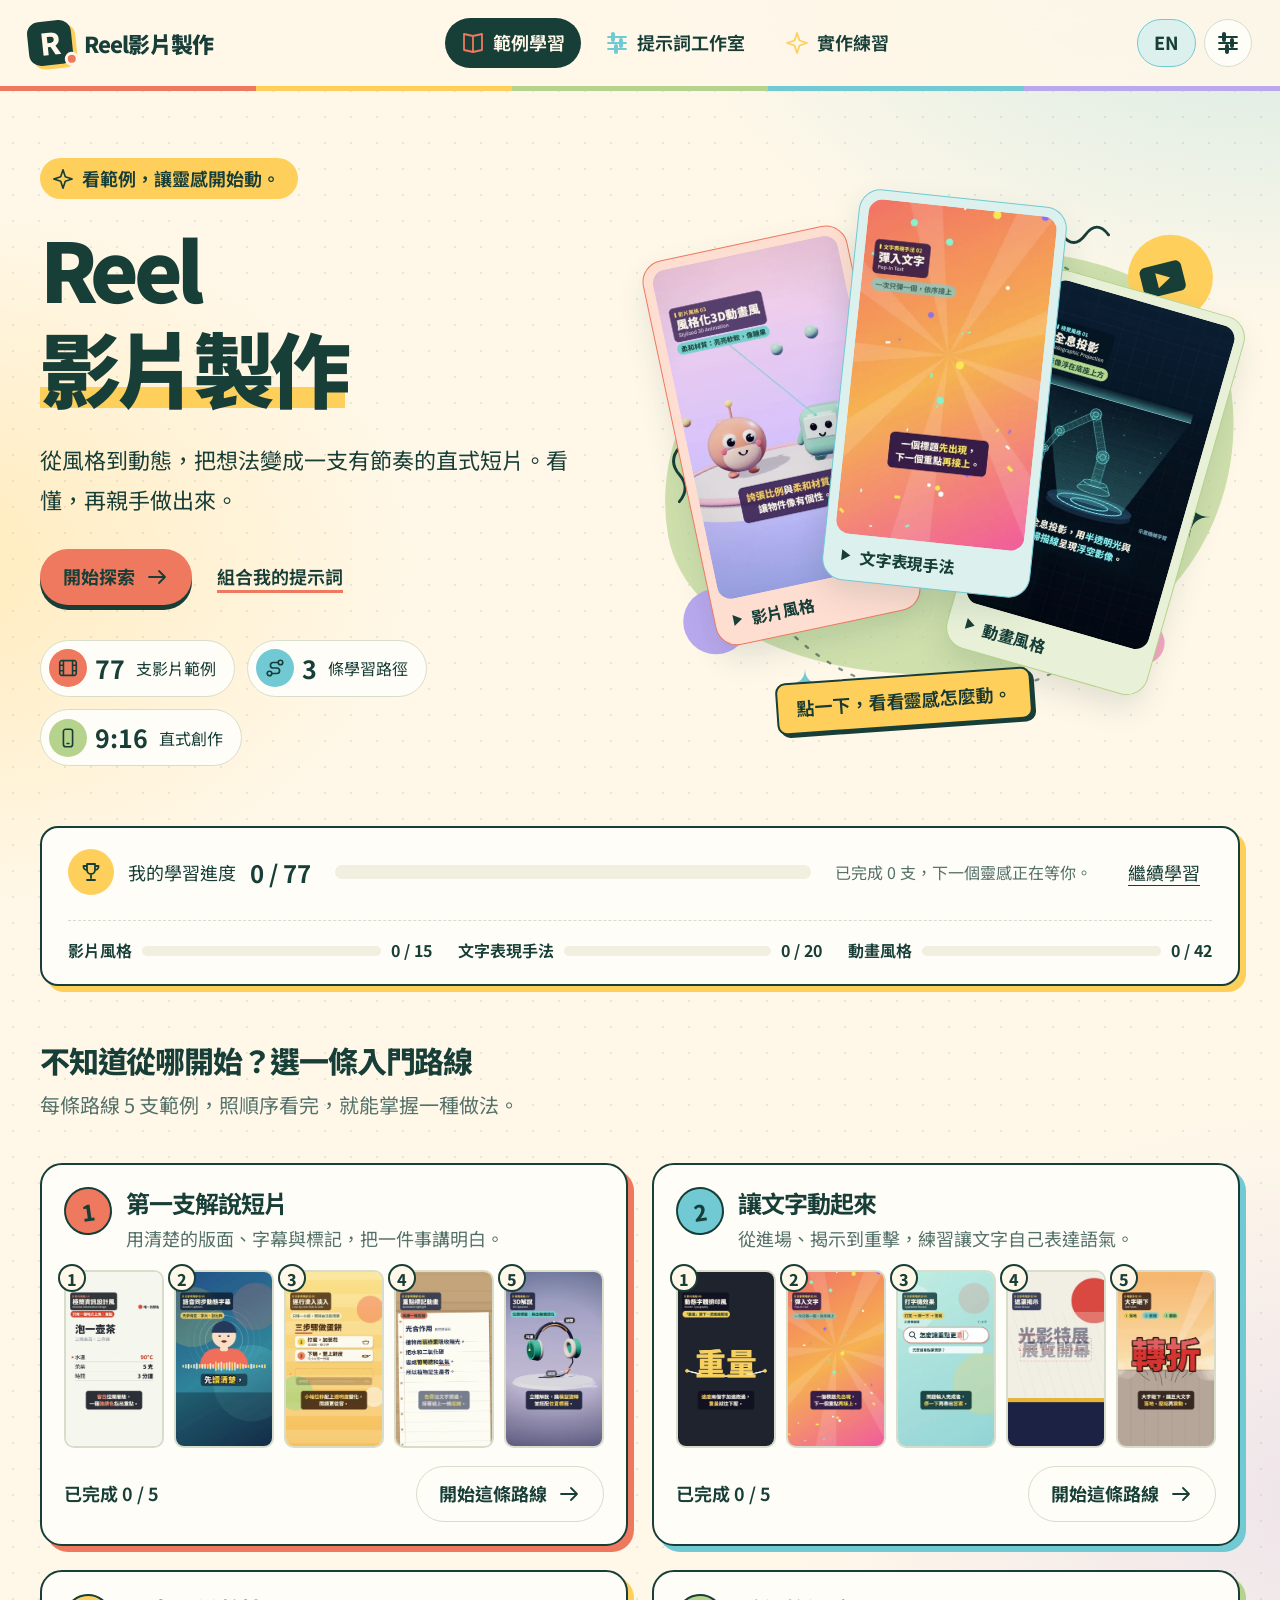
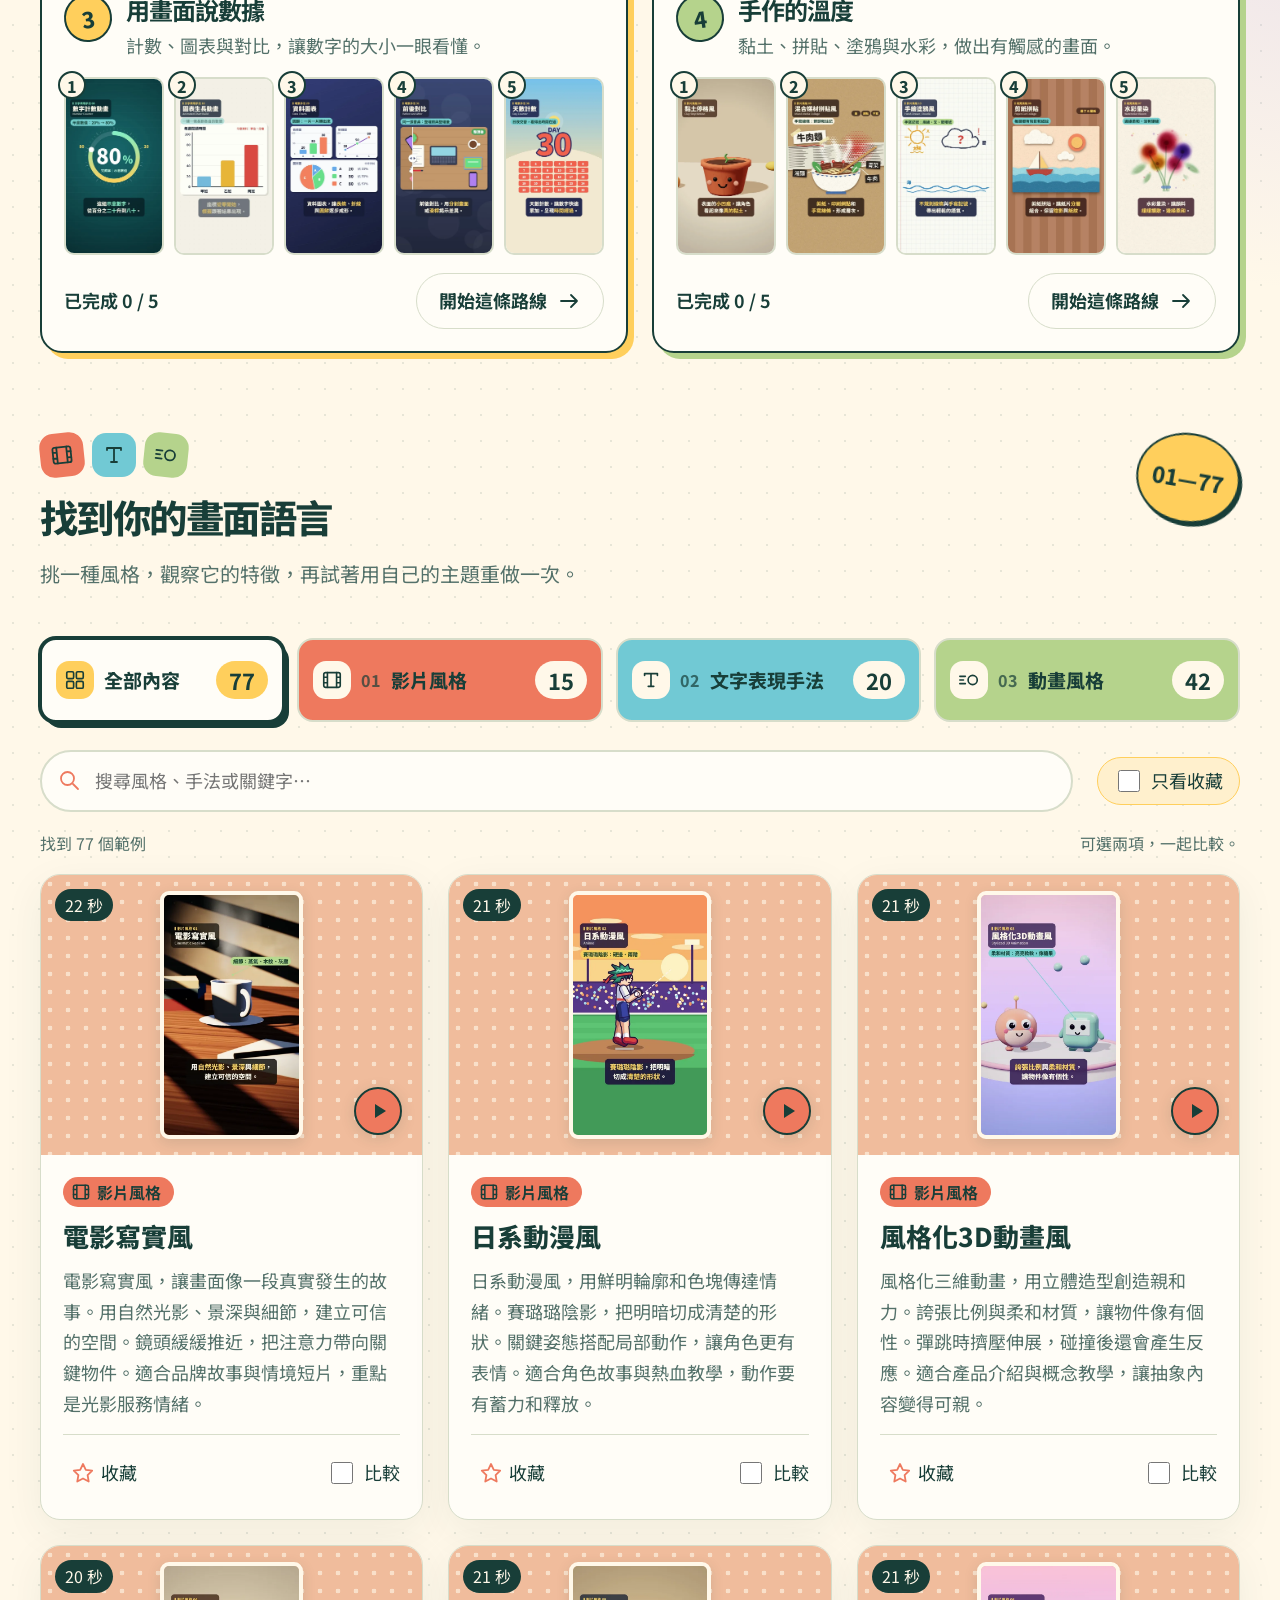
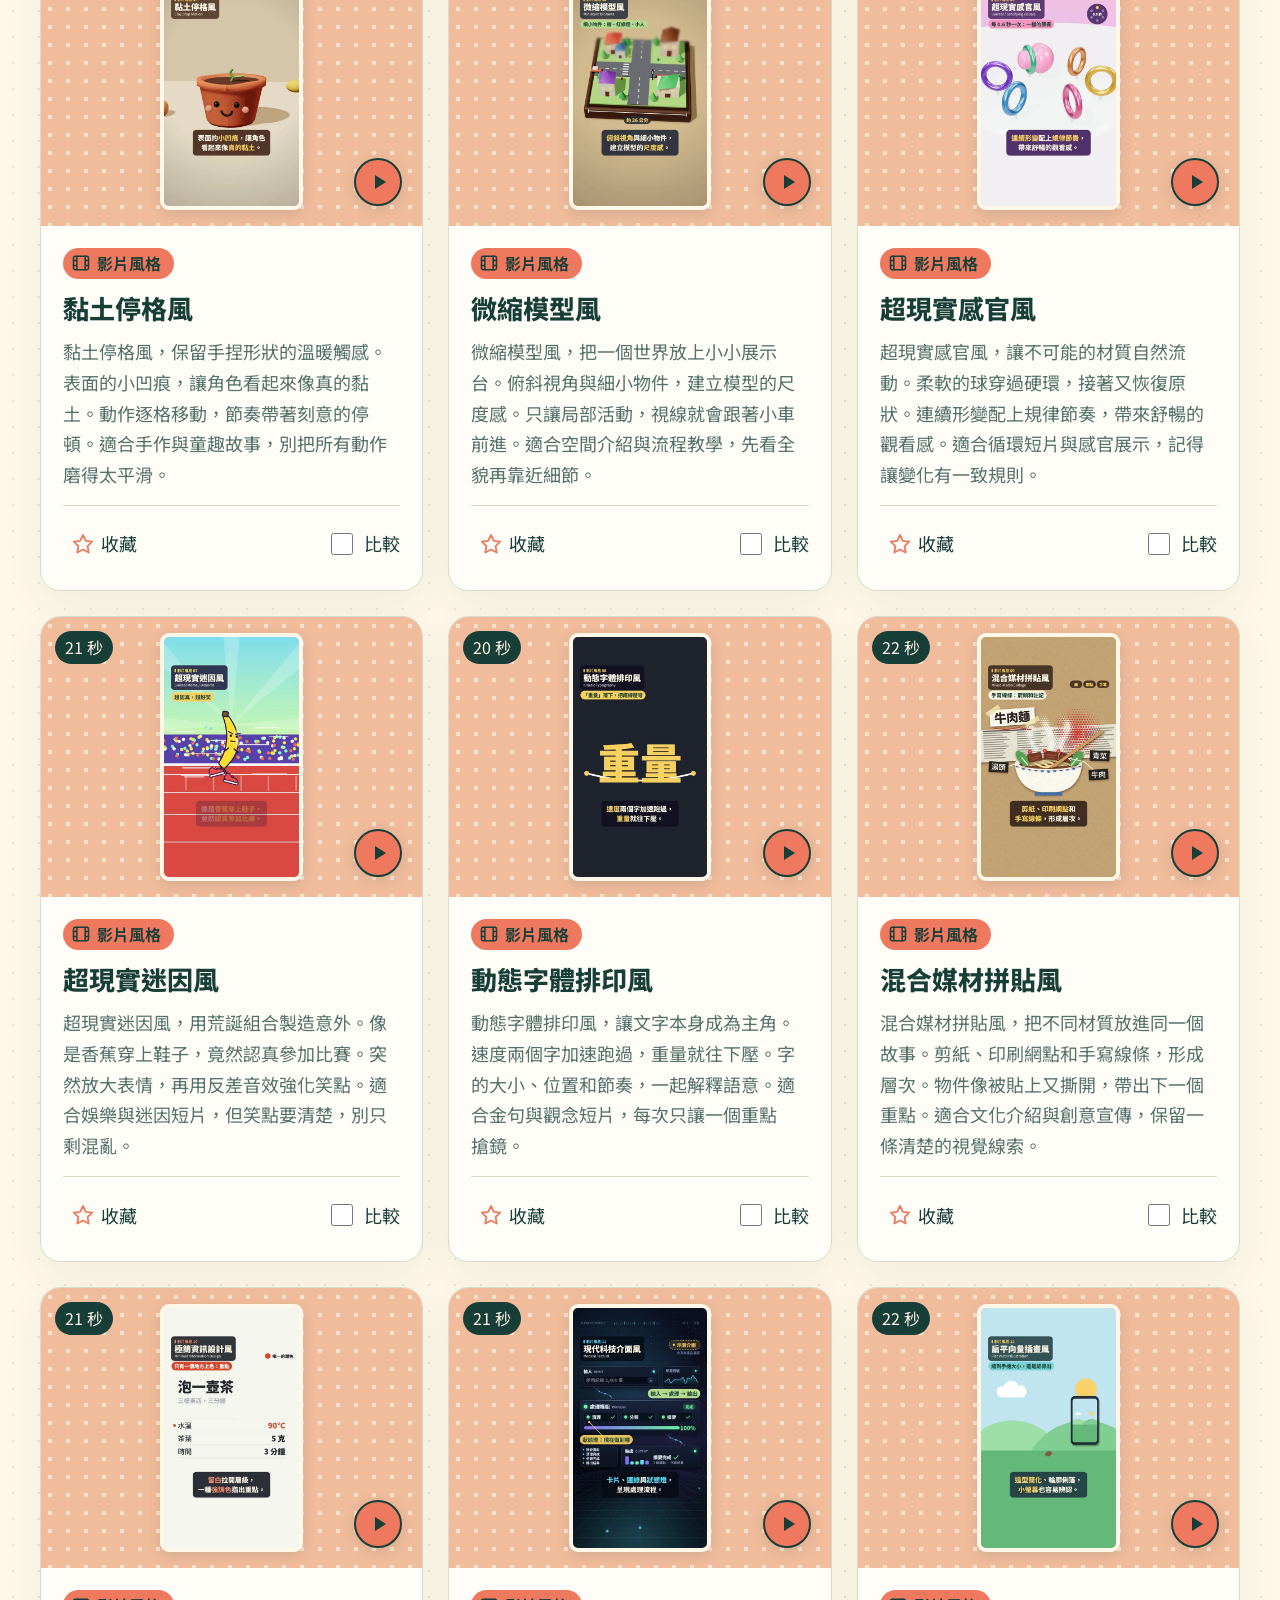
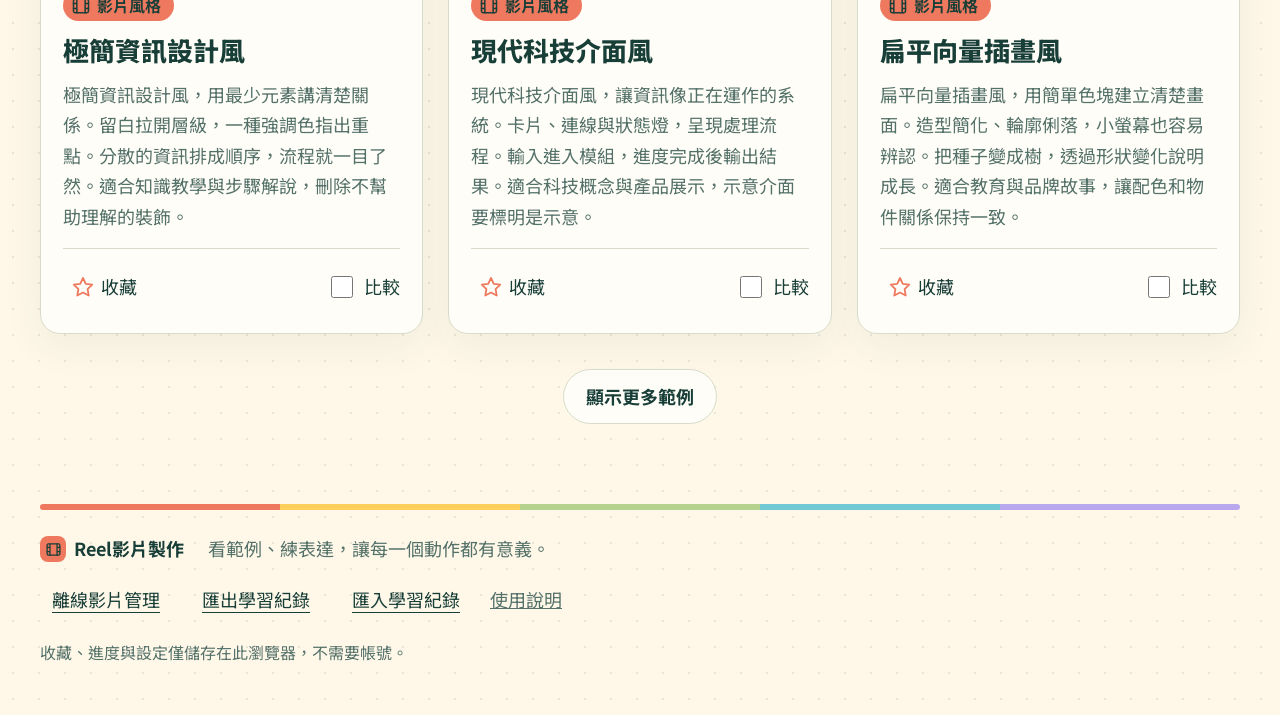
<file: index.html>
<!doctype html>
<html lang="zh-Hant" data-theme="light" data-device="auto" data-layout="auto" data-font="normal">
<head>
  <meta charset="utf-8"><meta name="viewport" content="width=device-width,initial-scale=1,viewport-fit=cover">
  <title>Reel影片製作｜互動學習實驗室</title>
  <meta name="description" content="以77支影片學習Reel風格、文字手法與動畫，動手組合提示詞，建立自己的直式短片。">
  <meta property="og:type" content="website"><meta property="og:title" content="Reel影片製作｜互動學習實驗室"><meta property="og:description" content="以77支影片學習Reel風格、文字手法與動畫，動手組合提示詞，建立自己的直式短片。"><meta property="og:image" content="assets/icons/social-card.jpg"><meta property="og:image:width" content="1200"><meta property="og:image:height" content="630"><meta name="twitter:card" content="summary_large_image">
  <meta name="theme-color" content="#fff8e9"><meta name="color-scheme" content="light dark">
  <link rel="manifest" href="./manifest.webmanifest"><link rel="icon" href="./assets/icons/icon.svg" type="image/svg+xml"><link rel="apple-touch-icon" href="./assets/icons/icon-192.png">
  <link rel="stylesheet" href="./styles.css">
  <script defer src="./data/catalog.js"></script><script defer src="./i18n.js"></script><script defer src="./app.js"></script>
</head>
<body>
<a class="skip" href="#main" data-i18n="skip">跳至主要內容</a>
<svg class="icon-sprite" aria-hidden="true" xmlns="http://www.w3.org/2000/svg"><defs>
<symbol id="i-play" viewBox="0 0 24 24"><path d="m9 5 11 7-11 7Z" fill="currentColor" stroke="none"/></symbol>
<symbol id="i-close" viewBox="0 0 24 24"><path d="m6 6 12 12M18 6 6 18"/></symbol>
<symbol id="i-arrow" viewBox="0 0 24 24"><path d="M4 12h16m-6-6 6 6-6 6"/></symbol>
<symbol id="i-star" viewBox="0 0 24 24"><path d="m12 3 2.8 5.8 6.4.9-4.6 4.5 1.1 6.3L12 17.5l-5.7 3 1.1-6.3L2.8 9.7l6.4-.9Z"/></symbol>
<symbol id="i-check" viewBox="0 0 24 24"><path d="m5 12 5 5L20 7"/></symbol>
<symbol id="i-download" viewBox="0 0 24 24"><path d="M12 3v12m-5-5 5 5 5-5M4 16v5h16v-5"/></symbol>
<symbol id="i-copy" viewBox="0 0 24 24"><rect x="8" y="8" width="12" height="13" rx="2"/><path d="M16 8V3H3v13h5"/></symbol>
<symbol id="i-search" viewBox="0 0 24 24"><circle cx="10.5" cy="10.5" r="6.5"/><path d="m16 16 5 5"/></symbol>
<symbol id="i-book" viewBox="0 0 24 24"><path d="M12 5v16M3 3l9 2 9-2v16l-9 2-9-2Z"/></symbol>
<symbol id="i-sliders" viewBox="0 0 24 24"><path d="M3 6h18M3 12h18M3 18h18"/><path d="M8 3v6m8 0v6m-5 0v6" stroke-width="4"/></symbol>
<symbol id="i-expand" viewBox="0 0 24 24"><path d="M8 3H3v5m13-5h5v5M3 16v5h5m13-5v5h-5"/></symbol>
<symbol id="i-compare" viewBox="0 0 24 24"><path d="M12 3v18M3 6h5v12H3Zm13 0h5v12h-5Z"/></symbol>
<symbol id="i-spark" viewBox="0 0 24 24"><path d="m12 2 2.5 7.5L22 12l-7.5 2.5L12 22l-2.5-7.5L2 12l7.5-2.5Z"/></symbol>
<symbol id="i-film" viewBox="0 0 24 24"><rect x="3" y="4" width="18" height="16" rx="2"/><path d="M7 4v16M17 4v16M3 9h4M3 15h4M17 9h4M17 15h4"/></symbol>
<symbol id="i-type" viewBox="0 0 24 24"><path d="M5 7V5h14v2M12 5v14M9 19h6"/></symbol>
<symbol id="i-motion" viewBox="0 0 24 24"><circle cx="16" cy="12" r="5"/><path d="M2 8h6M2 12h4M2 16h6"/></symbol>
<symbol id="i-phone" viewBox="0 0 24 24"><rect x="7" y="2.5" width="10" height="19" rx="2.5"/><path d="M11 18h2"/></symbol>
<symbol id="i-route" viewBox="0 0 24 24"><circle cx="6" cy="18" r="2.5"/><circle cx="18" cy="6" r="2.5"/><path d="M8.5 18H14a3 3 0 0 0 0-6h-4a3 3 0 0 1 0-6h5.5"/></symbol>
<symbol id="i-trophy" viewBox="0 0 24 24"><path d="M8 4h8v6a4 4 0 0 1-8 0ZM8 6H4.5a3.5 3.5 0 0 0 3.6 4M16 6h3.5a3.5 3.5 0 0 1-3.6 4M12 14v4M8 20h8"/></symbol>
<symbol id="i-grid" viewBox="0 0 24 24"><rect x="3" y="3" width="7.5" height="7.5" rx="1.5"/><rect x="13.5" y="3" width="7.5" height="7.5" rx="1.5"/><rect x="3" y="13.5" width="7.5" height="7.5" rx="1.5"/><rect x="13.5" y="13.5" width="7.5" height="7.5" rx="1.5"/></symbol>
</defs></svg>
<header class="topbar">
 <a href="#library" class="brand" data-i18n-aria="brand" aria-label="Reel影片製作"><span class="brand-mark" aria-hidden="true">R<span></span></span><span data-i18n="brand">Reel影片製作</span></a>
 <nav class="main-nav" aria-label="主要導覽" data-i18n-aria="mainNav">
  <a href="#library" data-view="library" class="active"><svg><use href="#i-book"/></svg><span data-i18n="navLibrary">範例學習</span></a>
  <a href="#studio" data-view="studio"><svg><use href="#i-sliders"/></svg><span data-i18n="navStudio">提示詞工作室</span></a>
  <a href="#practice" data-view="practice"><svg><use href="#i-spark"/></svg><span data-i18n="navPractice">實作練習</span></a>
 </nav>
 <div class="header-actions"><button id="quick-language" class="quiet" aria-label="切換語言">EN</button><button id="settings-open" class="icon-button" data-i18n-aria="settingsTitle" aria-label="顯示與操作設定"><svg><use href="#i-sliders"/></svg></button></div>
</header>
<main id="main" tabindex="-1" class="site-shell">
 <section id="view-library" class="view">
  <div class="hero">
   <div class="hero-copy"><p class="eyebrow" data-i18n="heroEyebrow">看範例，讓靈感開始動。</p><h1 data-i18n-html="heroTitle">Reel<span>影片製作</span></h1><p class="hero-description" data-i18n="heroDescription">從風格到動態，把想法變成一支有節奏的直式短片。看懂，再親手做出來。</p><div class="hero-actions"><button id="explore" class="button primary"><span data-i18n="startLearning">開始探索</span><svg><use href="#i-arrow"/></svg></button><a class="text-link" href="#studio" data-i18n="buildPrompt">組合我的提示詞</a></div><div class="hero-facts"><span><svg aria-hidden="true"><use href="#i-film"/></svg><b>77</b> <span data-i18n="videoExamples">支影片範例</span></span><span><svg aria-hidden="true"><use href="#i-route"/></svg><b>3</b> <span data-i18n="learningTracks">條學習路徑</span></span><span><svg aria-hidden="true"><use href="#i-phone"/></svg><b>9:16</b> <span data-i18n="verticalFormat">直式創作</span></span></div></div>
   <div class="hero-art" aria-label="三類影片範例" data-i18n-aria="heroArt">
    <div class="art-orbit" aria-hidden="true"></div><svg class="illus art-deco" viewBox="0 0 600 530" aria-hidden="true" focusable="false"><circle class="s-ink dash" cx="300" cy="270" r="238" fill="none"/><circle class="f-yellow" cx="528" cy="74" r="44"/><circle class="f-lilac" cx="58" cy="430" r="34"/><circle class="f-pink" cx="500" cy="452" r="22"/><path class="f-coral" d="M70 40Q70 70 100 70Q70 70 70 100Q70 70 40 70Q70 70 70 40Z"/><path class="f-ink" d="M548 300Q548 322 570 322Q548 322 548 344Q548 322 526 322Q548 322 548 300Z"/><path class="f-blue" d="M150 478Q150 494 166 494Q150 494 150 510Q150 494 134 494Q150 494 150 478Z"/><path class="s-ink" fill="none" d="M392 30q12-16 24 0t24 0 24 0"/><path class="s-ink" fill="none" d="M20 250q-12 14 0 28t0 28"/><g transform="rotate(-14 520 76)"><rect class="f-ink" x="498" y="60" width="44" height="32" rx="6"/><path class="f-yellow" d="M514 68l14 8-14 8Z"/></g></svg><button class="film film-one" data-lesson="style-03"><img src="assets/posters/style-03.webp" alt="風格化3D動畫範例" data-i18n-alt="heroAlt1"><span><svg><use href="#i-play"/></svg><span data-i18n="style">影片風格</span></span></button><button class="film film-two" data-lesson="text-02"><img src="assets/posters/text-02.webp" alt="彈入文字範例" data-i18n-alt="heroAlt2"><span><svg><use href="#i-play"/></svg><span data-i18n="text">文字表現手法</span></span></button><button class="film film-three" data-lesson="motion-01"><img src="assets/posters/motion-01.webp" alt="全息投影範例" data-i18n-alt="heroAlt3"><span><svg><use href="#i-play"/></svg><span data-i18n="motion">動畫風格</span></span></button><span class="art-note" data-i18n="artNote">點一下，看看靈感怎麼動。</span>
   </div>
  </div>
  <section class="progress-strip" aria-label="學習進度" data-i18n-aria="progressTitle"><div><span class="strip-icon" aria-hidden="true"><svg><use href="#i-trophy"/></svg></span><span data-i18n="progressTitle">我的學習進度</span><strong id="progress-count">0 / 77</strong></div><div class="progress-track"><span id="progress-fill"></span></div><p id="progress-hint"></p><button class="quiet" id="resume-lesson" data-i18n="continueLearning">繼續學習</button><div id="group-progress" class="group-progress"></div></section>
  <section id="recent-section" class="recent-section" hidden aria-labelledby="recent-title"><h2 id="recent-title" data-i18n="recentTitle">最近看過</h2><div id="recent-list" class="recent-list"></div></section>
  <section class="paths-section" aria-labelledby="paths-title"><div class="section-heading"><div><h2 id="paths-title" data-i18n="pathsTitle">不知道從哪開始？選一條入門路線</h2><p data-i18n="pathsDescription">每條路線 5 支範例，照順序看完，就能掌握一種做法。</p></div></div><div id="path-grid" class="path-grid"></div></section>
  <section id="library-content" class="library-section">
   <div class="section-heading"><div><span class="heading-badge" aria-hidden="true"><svg><use href="#i-film"/></svg><svg><use href="#i-type"/></svg><svg><use href="#i-motion"/></svg></span><h2 data-i18n="libraryTitle">找到你的畫面語言</h2><p data-i18n="libraryDescription">挑一種風格，觀察它的特徵，再試著用自己的主題重做一次。</p></div><span class="section-number" aria-hidden="true">01—77</span></div>
   <div class="track-tabs" id="track-tabs"><button class="track all active" data-group="all" aria-pressed="true"><svg class="track-icon" aria-hidden="true"><use href="#i-grid"/></svg><span data-i18n="allLessons">全部內容</span><b>77</b></button><button class="track style" data-group="style" aria-pressed="false"><svg class="track-icon" aria-hidden="true"><use href="#i-film"/></svg><i>01</i><span data-i18n="style">影片風格</span><b>15</b></button><button class="track text" data-group="text" aria-pressed="false"><svg class="track-icon" aria-hidden="true"><use href="#i-type"/></svg><i>02</i><span data-i18n="text">文字表現手法</span><b>20</b></button><button class="track motion" data-group="motion" aria-pressed="false"><svg class="track-icon" aria-hidden="true"><use href="#i-motion"/></svg><i>03</i><span data-i18n="motion">動畫風格</span><b>42</b></button></div>
   <div class="filter-bar"><label class="search-field"><svg><use href="#i-search"/></svg><input id="search" type="search" autocomplete="off" placeholder="搜尋風格、手法或關鍵字…" data-i18n-placeholder="searchPlaceholder" aria-label="搜尋課程" data-i18n-aria="searchLessons"></label><label class="filter-check"><input type="checkbox" id="favorites-only"><span data-i18n="favoritesOnly">只看收藏</span></label><label class="sr-only" for="subcategory" data-i18n="subcategory">動畫子分類</label><select id="subcategory" hidden><option value="all" data-i18n="allMotion">全部動畫</option><option value="visual" data-i18n="visualTreatments">視覺風格 22</option><option value="scene" data-i18n="sceneTechniques">場景手法 20</option></select><button id="tag-filter" class="tag-filter" type="button" hidden></button></div>
   <div class="results-line"><p id="result-count" aria-live="polite"></p><span data-i18n="compareHint">可選兩項，一起比較。</span></div><div id="lesson-grid" class="lesson-grid"></div><div id="empty-state" class="empty-state" hidden><svg><use href="#i-search"/></svg><h3 data-i18n="noResults">還沒找到符合的內容</h3><p data-i18n="trySearch">換個關鍵字，或清除分類與收藏篩選。</p><button id="clear-filters" class="button secondary" data-i18n="clearFilters">清除篩選</button></div><button id="load-more" class="button secondary load-more" data-i18n="loadMore">顯示更多範例</button>
  </section>
 </section>
 <section id="view-studio" class="view" hidden><div class="page-intro"><span class="pill" data-i18n="studioEyebrow">從靈感，到可直接使用的提示詞</span><h1 data-i18n="studioTitle">提示詞工作室</h1><p data-i18n="studioDescription">把主題、風格與動作組合起來。你決定故事，工具幫你把要求說清楚。</p><svg class="illus intro-art" viewBox="0 0 420 300" aria-hidden="true" focusable="false"><ellipse class="f-yellow" cx="212" cy="156" rx="196" ry="128" opacity=".45"/><path class="s-ink dash" fill="none" d="M150 70C205 70 200 150 256 150M150 150H256M150 232C205 232 200 150 256 150"/><g transform="rotate(-7 86 70)"><rect class="f-coral s-ink" x="28" y="38" width="118" height="64" rx="16"/><g class="s-ink" fill="none"><rect x="68" y="54" width="38" height="32" rx="4"/><path d="M77 54v32M97 54v32"/></g></g><g transform="rotate(5 86 150)"><rect class="f-blue s-ink" x="24" y="118" width="118" height="64" rx="16"/><path class="s-ink" fill="none" d="M68 142v-8h30v8M83 134v32M76 166h14"/></g><g transform="rotate(-4 88 232)"><rect class="f-green s-ink" x="30" y="200" width="118" height="64" rx="16"/><g class="s-ink" fill="none"><circle cx="100" cy="232" r="13"/><path d="M58 222h18M58 232h12M58 242h18"/></g></g><rect class="f-ink" x="262" y="36" width="130" height="230" rx="24"/><rect class="f-lilac" x="273" y="48" width="108" height="206" rx="15"/><circle class="f-paper" cx="327" cy="132" r="28"/><path class="f-coral" d="M319 118l23 14-23 14Z"/><rect class="f-paper" x="290" y="196" width="74" height="11" rx="5.5"/><rect class="f-paper" x="302" y="215" width="50" height="11" rx="5.5" opacity=".7"/><path class="f-coral" d="M226 30Q226 52 248 52Q226 52 226 74Q226 52 204 52Q226 52 226 30Z"/><path class="f-ink" d="M404 262Q404 276 418 276Q404 276 404 290Q404 276 390 276Q404 276 404 262Z"/><circle class="f-pink" cx="232" cy="262" r="12"/></svg></div><div class="studio-layout"><form id="prompt-form" class="panel prompt-form"><h2 data-i18n="projectBrief">你的創作設定</h2><label><span data-i18n="subject">影片主題</span><input id="prompt-subject" maxlength="180" value="用一杯咖啡解釋一天的能量" data-i18n-placeholder="subjectPlaceholder"></label><label><span data-i18n="audience">觀看對象</span><select id="prompt-audience"><option value="beginner" data-i18n="audienceBeginner">第一次接觸主題的人</option><option value="student" data-i18n="audienceStudent">高中學生</option><option value="social" data-i18n="audienceSocial">社群短片觀眾</option><option value="teacher" data-i18n="audienceTeacher">教學與研習參與者</option></select></label><div class="form-pair"><label><span data-i18n="duration">影片長度</span><select id="prompt-duration"><option value="15">15 <span>秒 / s</span></option><option value="20" selected>20 秒 / s</option><option value="30">30 秒 / s</option><option value="45">45 秒 / s</option><option value="60">60 秒 / s</option></select></label><label><span data-i18n="narration">旁白</span><select id="prompt-voice"><option value="yes" data-i18n="withNarration">有旁白與字幕</option><option value="no" data-i18n="withoutNarration">純音樂與畫面</option></select></label></div><label><span data-i18n="style">影片風格</span><select id="prompt-style"></select></label><label><span data-i18n="text">文字表現手法</span><select id="prompt-text"></select></label><label><span data-i18n="motion">動畫風格</span><select id="prompt-motion"></select></label><label><span data-i18n="keyMessage">希望觀眾記住的一句話</span><textarea id="prompt-message" rows="3" maxlength="240" data-i18n-placeholder="messagePlaceholder"></textarea></label><button class="button primary" type="submit"><svg><use href="#i-spark"/></svg><span data-i18n="generatePrompt">更新提示詞</span></button></form><div class="prompt-output panel"><div class="output-heading"><h2 data-i18n="readyPrompt">你的實作提示詞</h2><span class="pill">9:16</span></div><p class="muted" data-i18n="promptNote">可貼到你使用的 AI 工具，再依輸出結果調整。不同工具的功能與效果可能不同。</p><textarea id="prompt-output" aria-label="實作提示詞" data-i18n-aria="readyPrompt" spellcheck="false"></textarea><div class="button-row"><button id="copy-prompt" class="button primary"><svg><use href="#i-copy"/></svg><span data-i18n="copyPrompt">複製提示詞</span></button><button id="download-prompt" class="button secondary"><svg><use href="#i-download"/></svg><span data-i18n="downloadTxt">下載 TXT</span></button></div></div></div><section class="panel storyboard" aria-labelledby="board-title"><div class="output-heading"><h2 id="board-title" data-i18n="boardTitle">分鏡與旁白稿</h2><label class="board-rate"><span data-i18n="boardRate">旁白語速</span><select id="board-rate"><option value="slow" data-i18n="rateSlow">偏慢</option><option value="medium" data-i18n="rateMedium">中等</option><option value="fast" data-i18n="rateFast">偏快</option></select></label></div><p class="muted" data-i18n="boardIntro">先寫下每一幕要看到什麼、說什麼，再交給工具製作。秒數和旁白長度會即時檢查，估算值僅供參考。</p><div id="board-summary" class="board-summary" aria-live="polite"></div><div id="board-rows" class="board-rows"></div><div class="button-row"><button id="board-add" class="button secondary" type="button" data-i18n="boardAdd">新增一幕</button><button id="board-even" class="button secondary" type="button" data-i18n="boardEven">依片長重新分配秒數</button><button id="board-apply" class="button primary" type="button" data-i18n="boardApply">加入提示詞</button><button id="board-copy" class="button secondary" type="button" data-i18n="boardCopy">複製分鏡表</button><button id="board-download" class="button secondary" type="button" data-i18n="boardDownload">下載分鏡 TXT</button><button id="board-reset" class="text-link" type="button" data-i18n="boardReset">清空分鏡</button></div></section></section>
 <section id="view-practice" class="view" hidden><div class="page-intro"><span class="pill" data-i18n="practiceEyebrow">把看懂，變成做得到</span><h1 data-i18n="practiceTitle">選一個任務，開始練習</h1><p data-i18n="practiceDescription">每個任務都有明確產出、建議搭配與完成檢查。也可以把提示詞帶到工作室自由修改。</p><svg class="illus intro-art" viewBox="0 0 420 300" aria-hidden="true" focusable="false"><ellipse class="f-green" cx="208" cy="160" rx="196" ry="126" opacity=".5"/><g transform="rotate(7 318 140)"><rect class="f-surface s-ink" x="252" y="56" width="134" height="170" rx="16"/><circle class="f-coral" cx="280" cy="94" r="12"/><circle class="f-blue" cx="280" cy="140" r="12"/><circle class="f-yellow" cx="280" cy="186" r="12"/><path class="s-ink" fill="none" d="m274 94 4 4 8-8M274 140l4 4 8-8"/><rect class="f-ink" x="304" y="88" width="62" height="11" rx="5.5"/><rect class="f-ink" x="304" y="134" width="50" height="11" rx="5.5"/><rect class="f-ink" x="304" y="180" width="58" height="11" rx="5.5" opacity=".45"/></g><rect class="f-ink" x="40" y="132" width="206" height="128" rx="16"/><rect class="f-paper" x="60" y="156" width="108" height="11" rx="5.5"/><rect class="f-paper" x="60" y="180" width="76" height="11" rx="5.5" opacity=".7"/><circle class="f-lilac" cx="204" cy="218" r="24"/><path class="f-ink" d="M197 206l20 12-20 12Z"/><g transform="rotate(-9 40 128)"><rect class="f-coral s-ink" x="40" y="92" width="206" height="36" rx="8"/><path class="f-paper" d="M70 94h26l-16 32H54ZM122 94h26l-16 32h-26ZM174 94h26l-16 32h-26Z"/></g><path class="f-yellow s-ink" d="m300 22 7.5 15.500 17 2.500-12.300 12 2.900 17L300 61l-15.200 8 2.900-17-12.300-12 17-2.500Z"/><path class="f-coral" d="M26 52Q26 72 46 72Q26 72 26 92Q26 72 6 72Q26 72 26 52Z"/><circle class="f-pink" cx="398" cy="258" r="13"/><path class="f-ink" d="M222 28Q222 40 234 40Q222 40 222 52Q222 40 210 40Q222 40 222 28Z"/></svg></div><div id="challenge-grid" class="challenge-grid"></div><section class="panel review-quiz"><h2 data-i18n="reviewTitle">綜合測驗：看特徵，猜手法</h2><p data-i18n="reviewIntro">從 77 支範例隨機抽 5 題，每題給三個特徵，選出對應的手法。</p><div id="review-body"></div><button id="review-start" class="button primary" type="button" data-i18n="reviewStart">開始 5 題測驗</button></section><section class="panel practice-checklist"><h2 data-i18n="checklistTitle">交片前，做一次小檢查</h2><div id="delivery-checklist"></div><p data-i18n="checklistNote">這份檢查表會留在這台裝置，幫你建立自己的製作習慣。</p></section></section>
</main>
<footer><p><strong data-i18n="brand">Reel影片製作</strong><span data-i18n="footer">看範例、練表達，讓每一個動作都有意義。</span></p><div><button id="offline-open" class="quiet" data-i18n="offlineLibrary">離線影片管理</button><button id="install-app" class="quiet" hidden data-i18n="installApp">安裝學習網</button><button id="export-data" class="quiet" type="button" data-i18n="exportData">匯出學習紀錄</button><button id="import-data" class="quiet" type="button" data-i18n="importData">匯入學習紀錄</button><input id="import-file" type="file" accept="application/json,.json" hidden><a href="help.html" data-i18n="readme">使用說明</a></div><small data-i18n="localNotice">收藏、進度與設定僅儲存在此瀏覽器，不需要帳號。</small></footer>
<div id="compare-tray" class="compare-tray" hidden><span id="compare-count"></span><button id="compare-open" class="button primary" disabled data-i18n="compareNow">開始比較</button><button id="compare-clear" class="quiet" data-i18n="clear">清除</button></div>
<dialog id="lesson-dialog" class="lesson-dialog"><div class="dialog-top"><span id="lesson-category" class="pill"></span><div class="lesson-nav"><button id="lesson-prev" class="icon-button" type="button" data-i18n-aria="prevLesson" aria-label="上一支"><svg class="flip"><use href="#i-arrow"/></svg></button><span id="lesson-position"></span><button id="lesson-next" class="icon-button" type="button" data-i18n-aria="nextLesson" aria-label="下一支"><svg><use href="#i-arrow"/></svg></button></div><button class="icon-button close-dialog" data-i18n-aria="close" aria-label="關閉"><svg><use href="#i-close"/></svg></button></div><div class="lesson-detail"><div class="video-column"><video id="lesson-video" controls playsinline preload="metadata"></video><p class="media-note" data-i18n="videoLanguage">範例影片使用中文旁白與燒錄字幕。</p><a id="video-download" download class="text-link"><svg><use href="#i-download"/></svg><span data-i18n="downloadVideo">下載 MP4</span></a><button id="lesson-share" class="text-link" type="button"><svg><use href="#i-copy"/></svg><span data-i18n="copyLink">複製課程連結</span></button><div id="viewing-guide" class="viewing-guide" hidden><h3 data-i18n="guideTitle">英文觀看指引</h3><p id="guide-summary"></p><p data-i18n="guideWatch">觀看時請留意：</p><ul id="guide-list"></ul></div></div><div class="lesson-copy"><h2 id="lesson-title"></h2><div id="lesson-signals" class="signal-list"></div><p id="lesson-description"></p><div class="button-row"><button id="lesson-favorite" class="button secondary"></button><button id="lesson-complete" class="button primary"></button></div><button id="lesson-offline" class="text-link"></button><details open><summary data-i18n="lessonPractice">動手練習提示詞</summary><p class="muted" data-i18n="lessonPromptHint">把「我的主題」換成你的內容，就能開始練習。</p><textarea id="lesson-prompt" rows="9" aria-label="動手練習提示詞" data-i18n-aria="lessonPractice" readonly></textarea><div class="button-row"><button id="copy-lesson-prompt" class="button secondary"><svg><use href="#i-copy"/></svg><span data-i18n="copyPrompt">複製提示詞</span></button><button id="lesson-to-studio" class="text-link" data-i18n="editInStudio">帶到工作室</button></div></details><section class="knowledge-card"><h3 data-i18n="quickCheck">三題小挑戰</h3><p id="quiz-question"></p><div id="quiz-options"></div><p id="quiz-feedback" aria-live="polite"></p></section></div></div></dialog>
<dialog id="compare-dialog" class="compare-dialog"><div class="dialog-top"><h2 data-i18n="comparisonTitle">並排看，差異更清楚</h2><button class="icon-button close-dialog" data-i18n-aria="close" aria-label="關閉"><svg><use href="#i-close"/></svg></button></div><div id="compare-content" class="compare-content"></div><p class="media-note" data-i18n="compareAudioNote">建議一次播放一支，避免旁白互相干擾。</p></dialog>
<dialog id="settings-dialog" class="settings-dialog"><div class="dialog-top"><h2 data-i18n="settingsTitle">⚙️ 顯示與操作設定</h2><button class="icon-button close-dialog" data-i18n-aria="close" aria-label="關閉"><svg><use href="#i-close"/></svg></button></div><p class="muted" data-i18n="settingsIntro">調成你舒服的閱讀方式，設定會自動保留。</p><div class="settings-fields">
<fieldset><legend data-i18n="fullscreen">全螢幕</legend><div class="segmented"><button id="fullscreen-on" type="button" data-i18n="on">開啟</button><button id="fullscreen-off" type="button" data-i18n="off">關閉</button></div><small id="fullscreen-status"></small></fieldset>
<label><span data-i18n="sound">操作音效</span><select id="setting-sound"><option value="on" data-i18n="on">開啟</option><option value="off" data-i18n="off">關閉</option></select></label>
<label><span data-i18n="device">裝置呈現</span><select id="setting-device"><option value="auto" data-i18n="auto">自動</option><option value="phone" data-i18n="phone">手機</option><option value="tablet" data-i18n="tablet">平板</option><option value="desktop" data-i18n="desktop">電腦</option></select><small data-i18n="deviceNote">調整內容寬度；實際螢幕仍會保持不溢出。</small></label>
<label><span data-i18n="layout">版面</span><select id="setting-layout"><option value="auto" data-i18n="auto">自動</option><option value="portrait" data-i18n="portrait">直式</option><option value="landscape" data-i18n="landscape">橫式</option></select><small data-i18n="layoutNote">切換卡片排列，無須旋轉裝置。</small></label>
<label><span data-i18n="language">語言</span><select id="setting-language"><option value="zh">繁體中文</option><option value="en">English</option></select></label>
<label><span data-i18n="fontSize">字體</span><select id="setting-font"><option value="small" data-i18n="fontSmall">縮小（仍保持易讀）</option><option value="normal" data-i18n="fontNormal">標準</option><option value="large" data-i18n="fontLarge">放大</option></select></label>
<label><span data-i18n="theme">色系</span><select id="setting-theme"><option value="system" data-i18n="system">跟隨系統</option><option value="light" data-i18n="light">亮色</option><option value="dark" data-i18n="dark">暗色</option></select></label></div><button id="reset-settings" class="button secondary" data-i18n="resetSettings">恢復預設顯示</button></dialog>
<dialog id="offline-dialog" class="offline-dialog"><div class="dialog-top"><h2 data-i18n="offlineLibrary">離線影片管理</h2><button class="icon-button close-dialog" data-i18n-aria="close" aria-label="關閉"><svg><use href="#i-close"/></svg></button></div><p data-i18n="offlineIntro">網站介面與提示詞會自動準備離線使用。影片可逐支儲存，或一次儲存全部，約需 170 MB。</p><p id="offline-status" aria-live="polite"></p><progress id="offline-progress" value="0" max="77" hidden></progress><div class="button-row"><button id="cache-all" class="button primary" data-i18n="cacheAll">儲存全部 77 支</button><button id="cancel-cache" class="button secondary" hidden data-i18n="cancel">取消</button><button id="clear-offline" class="button secondary" data-i18n="clearOffline">清除離線影片</button></div><p class="muted" data-i18n="offlineNote">離線功能需以 HTTPS 或 localhost 開啟。瀏覽器可能依空間清理快取，請保留原始影片。</p></dialog>
<div id="toast" class="toast" role="status" aria-live="polite"></div>
<noscript><p>請啟用 JavaScript 以使用互動課程與提示詞工具。Enable JavaScript to use the interactive lessons and prompt tools.</p></noscript>
</body></html>
</file>
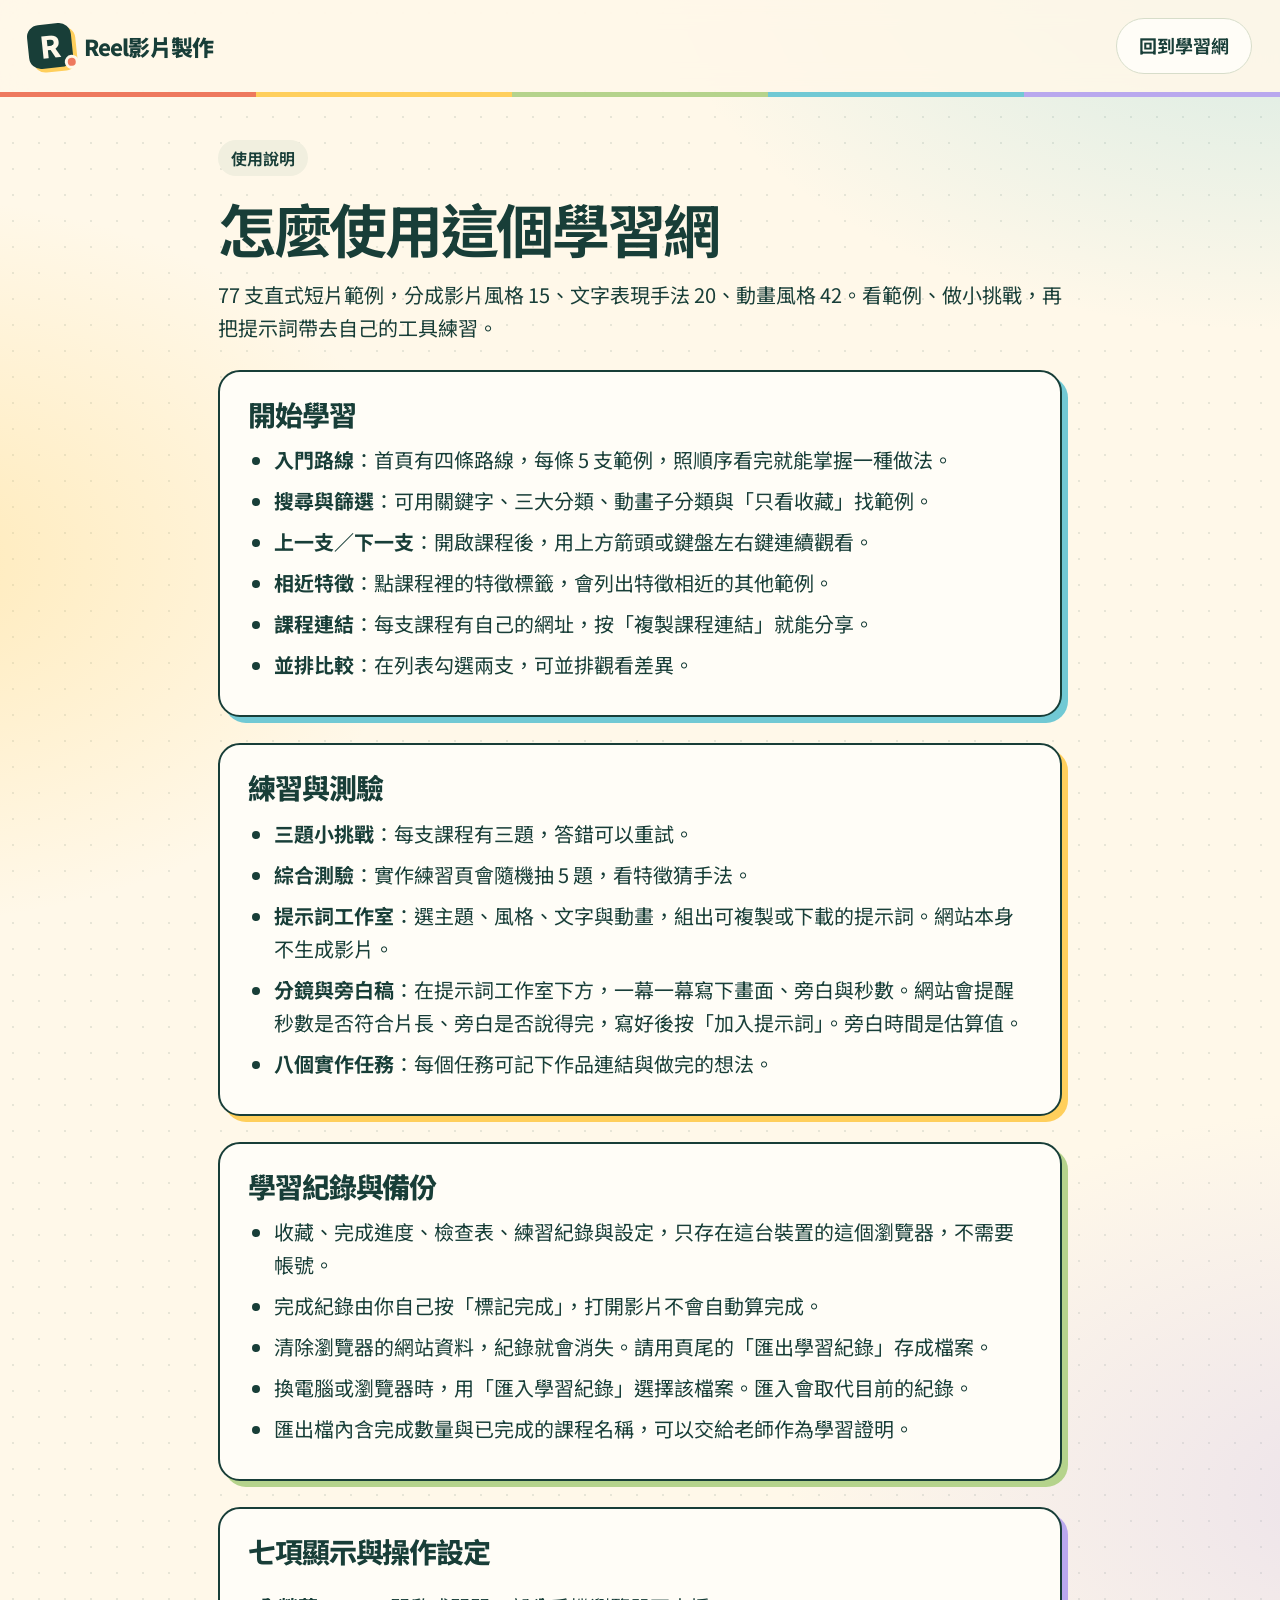
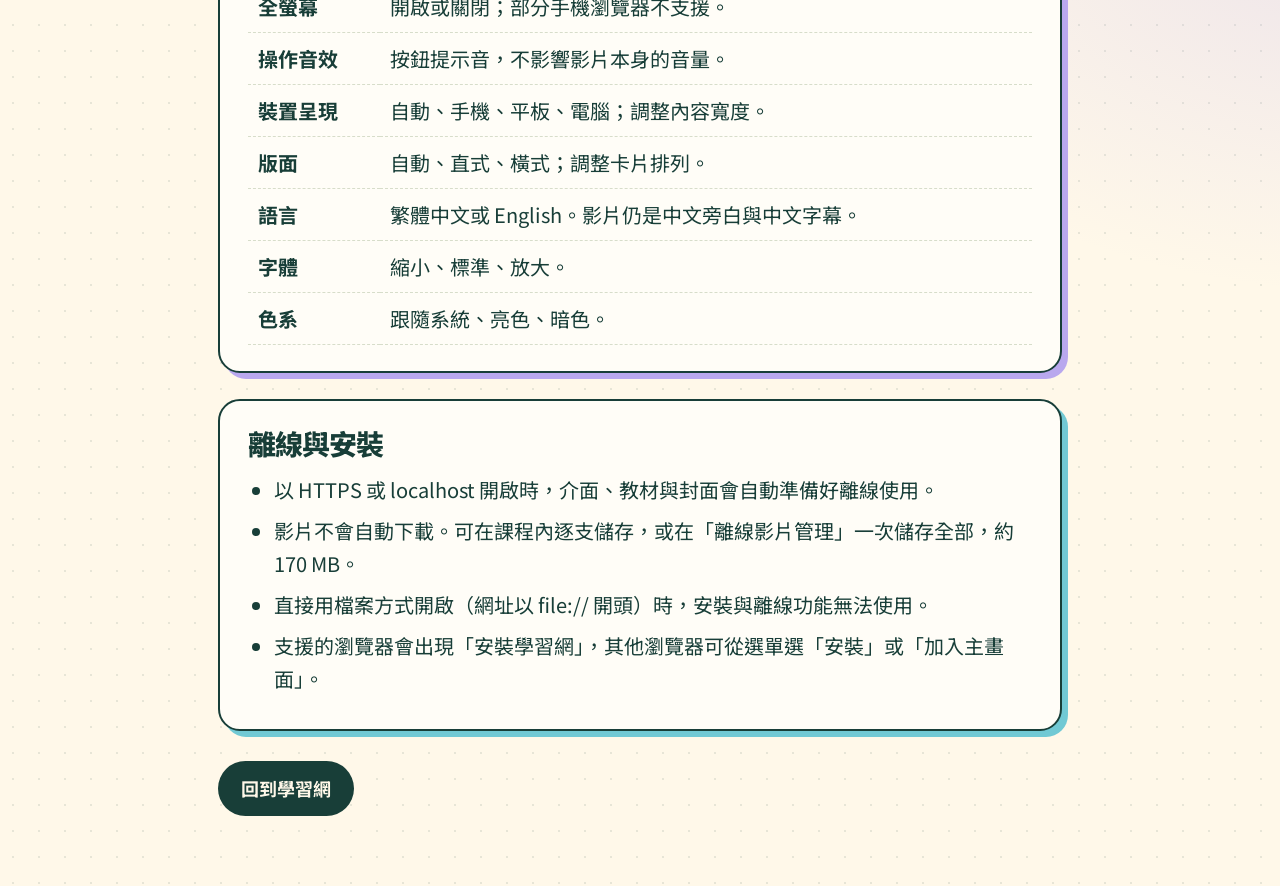
<file: help.html>
<!doctype html>
<html lang="zh-Hant" data-theme="light" data-font="normal">
<head>
  <meta charset="utf-8"><meta name="viewport" content="width=device-width,initial-scale=1,viewport-fit=cover">
  <title>使用說明｜Reel影片製作</title>
  <meta name="description" content="Reel影片製作互動學習網的使用說明：學習方式、紀錄備份、顯示設定與離線使用。">
  <meta name="theme-color" content="#fff8e9"><meta name="color-scheme" content="light dark">
  <link rel="icon" href="./assets/icons/icon.svg" type="image/svg+xml">
  <link rel="stylesheet" href="./styles.css">
  <script>
  (function(){var s={};try{s=(JSON.parse(localStorage.getItem('reel-lab-v1'))||{}).settings||{};}catch(e){}
  var r=document.documentElement,dark=s.theme==='dark'||((!s.theme||s.theme==='system')&&matchMedia('(prefers-color-scheme:dark)').matches);
  r.dataset.theme=dark?'dark':'light';if(['small','normal','large'].indexOf(s.font)>-1)r.dataset.font=s.font;
  if(s.language==='en'){r.lang='en';document.title='User guide | Reel Creation';}})();
  </script>
</head>
<body>
<header class="topbar">
 <a href="index.html" class="brand" aria-label="Reel影片製作"><span class="brand-mark" aria-hidden="true">R<span></span></span><span data-lang="zh">Reel影片製作</span><span data-lang="en">Reel Creation</span></a>
 <div class="header-actions"><a class="button secondary" href="index.html"><span data-lang="zh">回到學習網</span><span data-lang="en">Back to the site</span></a></div>
</header>
<main class="help-page">
 <span class="pill"><span data-lang="zh">使用說明</span><span data-lang="en">User guide</span></span>

 <div data-lang="zh">
  <h1>怎麼使用這個學習網</h1>
  <p>77 支直式短片範例，分成影片風格 15、文字表現手法 20、動畫風格 42。看範例、做小挑戰，再把提示詞帶去自己的工具練習。</p>
  <section><h2>開始學習</h2><ul>
   <li><b>入門路線</b>：首頁有四條路線，每條 5 支範例，照順序看完就能掌握一種做法。</li>
   <li><b>搜尋與篩選</b>：可用關鍵字、三大分類、動畫子分類與「只看收藏」找範例。</li>
   <li><b>上一支／下一支</b>：開啟課程後，用上方箭頭或鍵盤左右鍵連續觀看。</li>
   <li><b>相近特徵</b>：點課程裡的特徵標籤，會列出特徵相近的其他範例。</li>
   <li><b>課程連結</b>：每支課程有自己的網址，按「複製課程連結」就能分享。</li>
   <li><b>並排比較</b>：在列表勾選兩支，可並排觀看差異。</li>
  </ul></section>
  <section><h2>練習與測驗</h2><ul>
   <li><b>三題小挑戰</b>：每支課程有三題，答錯可以重試。</li>
   <li><b>綜合測驗</b>：實作練習頁會隨機抽 5 題，看特徵猜手法。</li>
   <li><b>提示詞工作室</b>：選主題、風格、文字與動畫，組出可複製或下載的提示詞。網站本身不生成影片。</li>
   <li><b>分鏡與旁白稿</b>：在提示詞工作室下方，一幕一幕寫下畫面、旁白與秒數。網站會提醒秒數是否符合片長、旁白是否說得完，寫好後按「加入提示詞」。旁白時間是估算值。</li>
   <li><b>八個實作任務</b>：每個任務可記下作品連結與做完的想法。</li>
  </ul></section>
  <section><h2>學習紀錄與備份</h2><ul>
   <li>收藏、完成進度、檢查表、練習紀錄與設定，只存在這台裝置的這個瀏覽器，不需要帳號。</li>
   <li>完成紀錄由你自己按「標記完成」，打開影片不會自動算完成。</li>
   <li>清除瀏覽器的網站資料，紀錄就會消失。請用頁尾的「匯出學習紀錄」存成檔案。</li>
   <li>換電腦或瀏覽器時，用「匯入學習紀錄」選擇該檔案。匯入會取代目前的紀錄。</li>
   <li>匯出檔內含完成數量與已完成的課程名稱，可以交給老師作為學習證明。</li>
  </ul></section>
  <section><h2>七項顯示與操作設定</h2><table>
   <tr><th>全螢幕</th><td>開啟或關閉；部分手機瀏覽器不支援。</td></tr>
   <tr><th>操作音效</th><td>按鈕提示音，不影響影片本身的音量。</td></tr>
   <tr><th>裝置呈現</th><td>自動、手機、平板、電腦；調整內容寬度。</td></tr>
   <tr><th>版面</th><td>自動、直式、橫式；調整卡片排列。</td></tr>
   <tr><th>語言</th><td>繁體中文或 English。影片仍是中文旁白與中文字幕。</td></tr>
   <tr><th>字體</th><td>縮小、標準、放大。</td></tr>
   <tr><th>色系</th><td>跟隨系統、亮色、暗色。</td></tr>
  </table></section>
  <section><h2>離線與安裝</h2><ul>
   <li>以 HTTPS 或 localhost 開啟時，介面、教材與封面會自動準備好離線使用。</li>
   <li>影片不會自動下載。可在課程內逐支儲存，或在「離線影片管理」一次儲存全部，約 170 MB。</li>
   <li>直接用檔案方式開啟（網址以 file:// 開頭）時，安裝與離線功能無法使用。</li>
   <li>支援的瀏覽器會出現「安裝學習網」，其他瀏覽器可從選單選「安裝」或「加入主畫面」。</li>
  </ul></section>
 </div>

 <div data-lang="en">
  <h1>How to use this learning site</h1>
  <p>77 vertical short-video examples: 15 video styles, 20 text techniques and 42 motion styles. Watch, try the quick challenges, then take a prompt to your own tool.</p>
  <section><h2>Start learning</h2><ul>
   <li><b>Starter routes</b>: four routes of five examples each on the home page.</li>
   <li><b>Search and filter</b>: by keyword, category, motion subcategory or favorites.</li>
   <li><b>Previous / next</b>: use the arrows in a lesson, or the left and right keys.</li>
   <li><b>Similar features</b>: select a feature tag to list examples with similar features.</li>
   <li><b>Lesson links</b>: every lesson has its own address; use “Copy lesson link” to share it.</li>
   <li><b>Compare</b>: tick two examples in the list to watch them side by side.</li>
  </ul></section>
  <section><h2>Practice and quizzes</h2><ul>
   <li><b>Three quick challenges</b> in every lesson; you can retry.</li>
   <li><b>Review quiz</b>: five random questions on the Practice page.</li>
   <li><b>Prompt studio</b>: combine a subject, style, text and motion into a prompt to copy or download. The site does not generate video.</li>
   <li><b>Storyboard and narration script</b>: below the prompt studio, write each scene’s visual, narration and seconds. The site checks the total against the video length and whether the narration fits, then “Add to prompt”. Narration time is an estimate.</li>
   <li><b>Eight practice tasks</b>, each with space for a link to your work and a reflection.</li>
  </ul></section>
  <section><h2>Learning record and backup</h2><ul>
   <li>Favorites, progress, the checklist, practice notes and settings are stored only in this browser on this device. No account is needed.</li>
   <li>You mark a lesson complete yourself; opening a video does not count.</li>
   <li>Clearing site data removes the record. Use “Export learning record” in the footer to save a file.</li>
   <li>On another device, use “Import learning record”. Importing replaces the current record.</li>
   <li>The exported file lists how many lessons are complete and their names.</li>
  </ul></section>
  <section><h2>Seven display settings</h2><table>
   <tr><th>Fullscreen</th><td>On or off; unavailable in some mobile browsers.</td></tr>
   <tr><th>Interface sounds</th><td>Button sounds only; video volume is separate.</td></tr>
   <tr><th>Device view</th><td>Auto, phone, tablet or desktop content width.</td></tr>
   <tr><th>Layout</th><td>Auto, portrait or landscape card arrangement.</td></tr>
   <tr><th>Language</th><td>Traditional Chinese or English. Videos keep Chinese narration and captions; in English, each lesson shows a viewing guide.</td></tr>
   <tr><th>Text size</th><td>Small, standard or large.</td></tr>
   <tr><th>Theme</th><td>System, light or dark.</td></tr>
  </table></section>
  <section><h2>Offline use and installation</h2><ul>
   <li>Over HTTPS or localhost, the interface, lessons and posters are prepared for offline use automatically.</li>
   <li>Videos are not downloaded automatically. Save them one by one in a lesson, or all at once (about 170 MB) in “Offline videos”.</li>
   <li>When opened directly as a file (a file:// address), installation and offline features are unavailable.</li>
   <li>Supported browsers show “Install”; others offer “Install” or “Add to Home Screen” in their menu.</li>
  </ul></section>
 </div>

 <a class="button primary help-back" href="index.html"><span data-lang="zh">回到學習網</span><span data-lang="en">Back to the site</span></a>
</main>
</body></html>
</file>
<file: styles.css>
@font-face{font-family:ReelSans;src:url('./assets/fonts/NotoSansTC.ttf') format('truetype');font-weight:100 900;font-display:swap}
:root{--paper:#fff8e9;--surface:#fffdf7;--ink:#183e38;--muted:#54716a;--line:#d7ddca;--coral:#ee795e;--blue:#71c9d4;--green:#b5d38c;--soft:#f1efdf;--shadow:0 12px 40px #183e3810;--radius:24px;--body:20px;--max:1440px;color-scheme:light}
html[data-theme=dark]{--paper:#142b29;--surface:#1d3935;--ink:#f4f0df;--muted:#b3c8bd;--line:#44635a;--soft:#29483f;--shadow:0 12px 40px #0003;color-scheme:dark}html[data-font=small]{--body:18px}html[data-font=large]{--body:23px}*{box-sizing:border-box}html{scroll-behavior:smooth;scroll-padding-top:110px}body{margin:0;background:var(--paper);color:var(--ink);font:var(--body)/1.65 ReelSans,sans-serif}button,input,select,textarea{font:inherit;color:inherit}button,a,input,select,textarea,summary{-webkit-tap-highlight-color:transparent}button,a{touch-action:manipulation}button{cursor:pointer}button:disabled{opacity:.5;cursor:not-allowed}button:focus-visible,a:focus-visible,input:focus-visible,textarea:focus-visible,select:focus-visible,summary:focus-visible{outline:3px solid var(--ink);outline-offset:4px}button,a,input,select,textarea{transition:background .18s,color .18s,transform .18s,box-shadow .18s}a{color:inherit}button{border:0}img,video{max-width:100%}svg{width:24px;height:24px;flex-shrink:0;fill:none;stroke:currentColor;stroke-width:1.8;stroke-linecap:round;stroke-linejoin:round}.icon-sprite{position:absolute;width:0;height:0;overflow:hidden}.sr-only{position:absolute;width:1px;height:1px;padding:0;margin:-1px;overflow:hidden;clip:rect(0,0,0,0);white-space:nowrap;border:0}[hidden]{display:none!important}h1,h2,h3,p{margin-top:0;text-wrap:pretty}h1,h2,h3{line-height:1.2;letter-spacing:-.04em}h2{font-size:clamp(30px,3vw,44px);font-weight:800}h3{font-size:max(16px,calc(26px * var(--text-scale,1)))}p{margin-bottom:1em}.muted,.media-note{color:var(--muted)}small,.media-note{font-size:max(16px,calc(16px * var(--text-scale,1)))}button,input,select{min-height:48px}button:hover:not(:disabled){transform:translateY(-2px)}button:active:not(:disabled){transform:translateY(1px)}.skip{position:fixed;left:20px;top:-100px;z-index:1000;padding:12px;background:var(--ink);color:var(--paper)}.skip:focus{top:12px}.topbar{position:sticky;top:0;z-index:40;display:flex;align-items:center;gap:28px;justify-content:space-between;background:var(--paper);border-bottom:1px solid var(--line);padding:18px max(28px,calc((100vw - 1440px)/2));}.brand{display:flex;align-items:center;gap:12px;font-size:max(16px,calc(22px * var(--text-scale,1)));font-weight:850;letter-spacing:-.04em;text-decoration:none;white-space:nowrap}.brand-mark{display:flex;position:relative;width:44px;height:44px;align-items:center;justify-content:center;background:var(--ink);color:var(--paper);font-size:max(16px,calc(30px * var(--text-scale,1)));border-radius:12px;transform:rotate(-6deg)}.brand-mark span{position:absolute;width:14px;height:14px;background:var(--coral);border:3px solid var(--paper);border-radius:50%;right:-5px;bottom:-3px}.main-nav{display:flex;gap:8px}.main-nav a{display:flex;align-items:center;gap:8px;padding:10px 16px;font-size:max(16px,calc(18px * var(--text-scale,1)));font-weight:650;text-decoration:none;border-radius:999px;white-space:nowrap}.main-nav a.active{background:var(--ink);color:var(--paper)}.main-nav a:not(.active):hover{background:var(--soft)}.header-actions{display:flex;gap:8px;align-items:center}.quiet{background:transparent;color:var(--ink);padding:8px 12px;text-decoration:underline;text-underline-offset:5px;font-size:max(16px,calc(18px * var(--text-scale,1)))}.icon-button{width:48px;height:48px;display:inline-flex;align-items:center;justify-content:center;background:var(--surface);border:1px solid var(--line);border-radius:50%;flex-shrink:0}.site-shell{max-width:var(--max);margin:auto;padding:0 40px}.hero{display:grid;grid-template-columns:1fr 1fr;gap:40px;align-items:center;min-height:650px;padding:72px 0 60px}.eyebrow{font-size:max(16px,calc(18px * var(--text-scale,1)));font-weight:650;margin-bottom:20px}.hero h1{font-size:clamp(58px,6.4vw,96px);font-weight:900;letter-spacing:-.07em;margin-bottom:24px}.hero h1 span{display:block}.hero-description{max-width:560px;font-size:max(16px,calc(22px * var(--text-scale,1)));line-height:1.8}.hero-actions{display:flex;align-items:center;gap:25px;flex-wrap:wrap;margin:30px 0}.button{display:inline-flex;align-items:center;justify-content:center;gap:10px;padding:12px 22px;min-height:52px;border-radius:999px;font-size:max(16px,calc(18px * var(--text-scale,1)));font-weight:700;text-decoration:none;border:1.5px solid transparent}.primary{background:var(--ink);color:var(--paper)}.primary:hover{box-shadow:0 8px 24px #183e3820}.secondary{background:var(--surface);border-color:var(--line)}.secondary:hover{background:var(--soft)}.text-link{display:inline-flex;align-items:center;gap:8px;border:0;background:none;padding:10px 0;font-size:max(16px,calc(18px * var(--text-scale,1)));font-weight:650;text-decoration:underline;text-underline-offset:6px}.hero-facts{display:flex;flex-wrap:wrap;gap:22px;margin-top:35px;font-size:max(16px,calc(16px * var(--text-scale,1)));color:var(--muted)}.hero-facts b{font-size:max(16px,calc(25px * var(--text-scale,1)));color:var(--ink);margin-right:3px}.hero-art{position:relative;height:530px;isolation:isolate}.art-orbit{position:absolute;inset:55px 0 50px;background:var(--green);border-radius:48% 52% 42% 58%/55% 42% 58% 45%;transform:rotate(-10deg);opacity:.65}.film{position:absolute;width:39%;padding:9px;background:var(--surface);border:1px solid var(--line);border-radius:22px;box-shadow:0 14px 30px #183e3820;overflow:hidden}.film img{display:block;width:100%;aspect-ratio:9/16;object-fit:cover;border-radius:14px}.film>span{display:flex;align-items:center;gap:6px;font-size:max(16px,calc(16px * var(--text-scale,1)));font-weight:750;padding:9px 2px 2px;white-space:nowrap}.film svg{width:19px;height:19px}.film-one{left:0;top:42px;transform:rotate(-12deg);z-index:1}.film-two{left:31%;top:0;transform:rotate(6deg);z-index:3}.film-three{right:-1%;top:89px;transform:rotate(16deg);z-index:2}.film-one:hover{transform:rotate(-7deg) translateY(-7px)!important}.film-two:hover{transform:rotate(1deg) translateY(-7px)!important}.film-three:hover{transform:rotate(10deg) translateY(-7px)!important}.art-note{position:absolute;bottom:0;left:20%;font-size:max(16px,calc(18px * var(--text-scale,1)));font-weight:650;transform:rotate(-4deg);padding:9px 18px;background:var(--coral);color:#193a32;border-radius:10px;z-index:4}.progress-strip{display:flex;align-items:center;gap:24px;padding:20px 26px;border:1px solid var(--line);border-radius:18px;background:var(--surface)}.progress-strip>div:first-child{display:flex;gap:14px;align-items:center;font-size:max(16px,calc(18px * var(--text-scale,1)));white-space:nowrap}.progress-strip strong{font-size:max(16px,calc(24px * var(--text-scale,1)))}.progress-track{height:10px;border-radius:8px;flex:1;min-width:70px;background:var(--soft);overflow:hidden}.progress-track span{display:block;height:100%;width:0;background:var(--coral);border-radius:8px;transition:width .4s}.progress-strip p{margin:0;color:var(--muted);font-size:max(16px,calc(16px * var(--text-scale,1)))}.library-section{padding:80px 0}.section-heading{display:flex;align-items:flex-start;justify-content:space-between;gap:24px}.section-heading h2{margin-bottom:18px}.section-heading p{color:var(--muted);max-width:760px}.section-number{font-size:max(16px,calc(22px * var(--text-scale,1)));border:1px solid var(--ink);border-radius:50%;padding:25px 14px;transform:rotate(10deg);white-space:nowrap}.track-tabs{display:grid;grid-template-columns:.8fr 1fr 1fr 1fr;gap:13px;margin:28px 0}.track{display:flex;gap:12px;align-items:center;justify-content:space-between;min-height:84px;border:1.5px solid var(--line);border-radius:16px;padding:17px;font-size:max(16px,calc(19px * var(--text-scale,1)));font-weight:750;background:var(--surface);color:var(--ink)}.track i{font-style:normal;font-size:max(16px,calc(16px * var(--text-scale,1)));opacity:.7}.track b{font-size:max(16px,calc(22px * var(--text-scale,1)))}.track.active{box-shadow:0 0 0 2px var(--ink);border-color:var(--ink)}.track.style{background:var(--coral);color:#183e38}.track.text{background:var(--blue);color:#183e38}.track.motion{background:var(--green);color:#183e38}.filter-bar{display:flex;align-items:center;gap:24px;margin:26px 0 12px;flex-wrap:wrap}.search-field{position:relative;flex:1;min-width:260px}.search-field svg{position:absolute;left:17px;top:18px;color:var(--muted)}.search-field input{width:100%;padding:14px 18px 14px 53px;border:1px solid var(--line);border-radius:12px;background:var(--surface);font-size:max(16px,calc(18px * var(--text-scale,1)))}.filter-check{display:flex;gap:8px;align-items:center;font-size:max(16px,calc(18px * var(--text-scale,1)));white-space:nowrap}.filter-check input{width:22px;height:22px;min-height:22px;accent-color:var(--ink)}select{border:1px solid var(--line);border-radius:12px;background:var(--surface);padding:10px 34px 10px 14px;font-size:max(16px,calc(18px * var(--text-scale,1)));max-width:100%}.results-line{display:flex;gap:15px;justify-content:space-between;color:var(--muted);font-size:max(16px,calc(16px * var(--text-scale,1)));margin:18px 0}.results-line p{margin:0}.lesson-grid{display:grid;grid-template-columns:repeat(3,minmax(0,1fr));gap:25px}.lesson-card{border:1px solid var(--line);background:var(--surface);border-radius:20px;overflow:hidden;box-shadow:var(--shadow)}.card-visual{position:relative;display:block;width:100%;height:280px;overflow:hidden;background:var(--soft);padding:16px;text-align:center}.lesson-card[data-group=style] .card-visual{background:#f0bc9c}.lesson-card[data-group=text] .card-visual{background:#b9dce0}.lesson-card[data-group=motion] .card-visual{background:#d3e0b0}.card-visual img{height:100%;width:auto;max-width:90%;border-radius:9px;box-shadow:0 4px 14px #183e3820;transition:transform .35s}.card-visual:hover img{transform:rotate(-3deg) scale(1.04)}.play-round{display:flex;align-items:center;justify-content:center;position:absolute;bottom:20px;right:20px;width:48px;height:48px;border-radius:50%;background:#fff8e9;color:#183e38;box-shadow:0 3px 15px #183e3820}.card-body{padding:22px}.card-meta{font-size:max(16px,calc(16px * var(--text-scale,1)));color:var(--muted);display:flex;justify-content:space-between;gap:8px}.card-body h3{font-size:max(16px,calc(26px * var(--text-scale,1)));margin:12px 0}.card-title{padding:0;text-align:left;background:none;font-size:inherit;line-height:1.3;font-weight:800;min-height:0}.card-description{font-size:max(16px,calc(18px * var(--text-scale,1)));line-height:1.7;color:var(--muted);margin-bottom:16px}.card-actions{display:flex;justify-content:space-between;align-items:center;padding-top:14px;border-top:1px solid var(--line);gap:8px}.card-actions .icon-button{width:44px;height:44px;min-height:44px}.card-actions .icon-button[aria-pressed=true]{background:var(--coral);color:#183e38;border-color:transparent}.compare-choice{display:flex;gap:8px;align-items:center;font-size:max(16px,calc(16px * var(--text-scale,1)));cursor:pointer}.compare-choice input{min-height:20px;width:20px;height:20px;accent-color:var(--ink)}.completed-tag{display:inline-flex;gap:5px;align-items:center;color:var(--ink);font-size:max(16px,calc(16px * var(--text-scale,1)))}.completed-tag svg{width:18px;height:18px}.load-more{display:flex;margin:35px auto 0}.empty-state{text-align:center;padding:70px 20px;border:1px dashed var(--line);border-radius:20px;background:var(--surface)}.empty-state>svg{width:40px;height:40px;margin-bottom:15px}.page-intro{padding:64px 0 35px;max-width:930px}.page-intro h1{font-size:clamp(40px,5vw,64px);margin:24px 0}.page-intro p{font-size:max(16px,calc(22px * var(--text-scale,1)));color:var(--muted)}.pill{display:inline-flex;padding:5px 13px;background:var(--soft);border-radius:999px;font-size:max(16px,calc(16px * var(--text-scale,1)));font-weight:650}.studio-layout{display:grid;grid-template-columns:.95fr 1.05fr;gap:28px;margin-bottom:80px;align-items:start}.panel{border:1px solid var(--line);border-radius:24px;padding:30px;background:var(--surface);box-shadow:var(--shadow)}.prompt-form h2,.prompt-output h2{font-size:max(16px,calc(30px * var(--text-scale,1)))}.prompt-form label,.settings-fields>label{display:flex;flex-direction:column;gap:9px;margin-bottom:22px;font-weight:650}.prompt-form input,.prompt-form textarea{width:100%;padding:13px 14px;border:1px solid var(--line);border-radius:12px;background:var(--paper);font-size:max(16px,calc(18px * var(--text-scale,1)));line-height:1.65;resize:vertical}.prompt-form select{width:100%;background:var(--paper);font-weight:500}.form-pair{display:grid;grid-template-columns:1fr 1fr;gap:16px}.prompt-output{position:sticky;top:112px}.output-heading{display:flex;align-items:center;justify-content:space-between;gap:12px}.prompt-output>textarea,#lesson-prompt{width:100%;resize:vertical;min-height:540px;padding:20px;border:1px solid var(--line);border-radius:14px;background:var(--paper);font-size:max(16px,calc(18px * var(--text-scale,1)));line-height:1.9;margin:10px 0 20px}.button-row{display:flex;gap:12px;flex-wrap:wrap;align-items:center}.challenge-grid{display:grid;grid-template-columns:repeat(2,minmax(0,1fr));gap:25px;margin-bottom:40px}.challenge-card{border:1px solid var(--line);border-radius:24px;background:var(--surface);overflow:hidden}.challenge-head{padding:24px 28px;display:flex;align-items:center;gap:18px}.challenge-head b{font-size:max(16px,calc(40px * var(--text-scale,1)));line-height:1}.challenge-card:nth-child(3n+1) .challenge-head{background:var(--coral);color:#183e38}.challenge-card:nth-child(3n+2) .challenge-head{background:var(--blue);color:#183e38}.challenge-card:nth-child(3n) .challenge-head{background:var(--green);color:#183e38}.challenge-head h2{font-size:max(16px,calc(28px * var(--text-scale,1)));margin:0}.challenge-body{padding:26px}.challenge-body p{font-size:max(16px,calc(18px * var(--text-scale,1)))}.challenge-body ul{padding-left:24px;font-size:max(16px,calc(18px * var(--text-scale,1)));color:var(--muted)}.challenge-body li{margin:9px 0}.challenge-body details{margin-bottom:18px}.practice-checklist{margin-bottom:65px}.practice-checklist h2{font-size:max(16px,calc(30px * var(--text-scale,1)))}.practice-checklist label{display:flex;align-items:flex-start;gap:12px;padding:12px 0;border-bottom:1px solid var(--line)}.practice-checklist input{margin-top:7px;min-height:22px;width:22px;height:22px;accent-color:var(--ink);flex-shrink:0}.practice-checklist p{font-size:max(16px,calc(16px * var(--text-scale,1)));color:var(--muted);margin:22px 0 0}footer{max-width:1440px;margin:auto;border-top:1px solid var(--line);padding:30px 40px 50px;color:var(--muted);font-size:max(16px,calc(18px * var(--text-scale,1)))}footer>p{display:flex;gap:24px;flex-wrap:wrap;margin-bottom:12px}footer strong{color:var(--ink)}footer>div{display:flex;gap:18px;align-items:center;flex-wrap:wrap}footer small{display:block;margin-top:15px}.compare-tray{position:fixed;bottom:20px;left:50%;transform:translateX(-50%);z-index:45;display:flex;align-items:center;gap:18px;max-width:calc(100vw - 24px);padding:12px 18px;background:var(--surface);border:1px solid var(--ink);box-shadow:0 8px 30px #183e3833;border-radius:18px;font-size:max(16px,calc(18px * var(--text-scale,1)))}.compare-tray>span{white-space:nowrap}dialog{border:1px solid var(--line);color:var(--ink);background:var(--surface);border-radius:24px;padding:28px;max-width:calc(100vw - 28px);max-height:calc(100dvh - 28px);overflow:auto;box-shadow:0 20px 90px #0004}dialog::backdrop{background:#112f2acc;backdrop-filter:blur(5px)}.dialog-top{display:flex;align-items:center;justify-content:space-between;gap:16px;margin-bottom:24px}.dialog-top h2{font-size:max(16px,calc(30px * var(--text-scale,1)));margin:0}.lesson-dialog{width:1160px}.lesson-detail{display:grid;grid-template-columns:minmax(260px,.8fr) minmax(0,1.2fr);gap:34px}.video-column{position:sticky;top:0;align-self:start;min-width:0}.video-column video{display:block;width:100%;max-height:67dvh;aspect-ratio:9/16;object-fit:contain;background:#102826;border-radius:16px}.video-column p{font-size:max(16px,calc(16px * var(--text-scale,1)));margin:12px 0 2px}.lesson-copy h2{font-size:max(16px,calc(38px * var(--text-scale,1)))}.signal-list{display:flex;gap:9px;flex-wrap:wrap;margin:15px 0 24px}.signal-list span{padding:5px 11px;background:var(--soft);border-radius:8px;font-size:max(16px,calc(16px * var(--text-scale,1)))}.lesson-copy>p{font-size:max(16px,calc(20px * var(--text-scale,1)))}.lesson-copy details{margin:22px 0}summary{cursor:pointer;min-height:48px;padding:10px 0;font-weight:750;font-size:max(16px,calc(21px * var(--text-scale,1)))}#lesson-prompt{min-height:275px;font-size:max(16px,calc(18px * var(--text-scale,1)));margin:10px 0}.knowledge-card{padding:22px;background:var(--soft);border-radius:18px}.knowledge-card h3{font-size:max(16px,calc(24px * var(--text-scale,1)))}.knowledge-card p{font-size:max(16px,calc(18px * var(--text-scale,1)))}.knowledge-card button{display:block;width:100%;text-align:left;margin:9px 0;padding:10px 14px;background:var(--surface);border:1px solid var(--line);border-radius:10px;font-size:max(16px,calc(18px * var(--text-scale,1)))}.knowledge-card button.correct{background:var(--green);color:#17392e}.knowledge-card button.wrong{background:#f0b4a3;color:#17392e}.settings-dialog{width:650px}.settings-fields{display:grid;grid-template-columns:1fr 1fr;gap:0 22px}.settings-fields small{font-weight:400;color:var(--muted)}fieldset{border:0;padding:0;margin:0 0 22px;min-width:0}legend{font-weight:650;margin-bottom:9px}.segmented{display:flex;gap:6px}.segmented button{padding:8px 20px;background:var(--soft);border:1px solid var(--line);border-radius:10px;font-size:max(16px,calc(18px * var(--text-scale,1)))}.segmented button[aria-pressed=true]{background:var(--ink);color:var(--paper)}.offline-dialog{width:760px}.offline-dialog progress{width:100%;height:20px;accent-color:var(--coral);margin-bottom:20px}.offline-dialog p{font-size:max(16px,calc(19px * var(--text-scale,1)))}.compare-dialog{width:1100px}.compare-content{display:grid;grid-template-columns:1fr 1fr;gap:30px}.compare-item{min-width:0}.compare-item h3{font-size:max(16px,calc(27px * var(--text-scale,1)))}.compare-item video{display:block;width:100%;max-height:50dvh;background:#142d29;aspect-ratio:9/16;border-radius:14px}.compare-item p{font-size:max(16px,calc(18px * var(--text-scale,1)))}.toast{position:fixed;bottom:26px;left:50%;transform:translate(-50%,18px);background:var(--ink);color:var(--paper);padding:13px 23px;border-radius:15px;box-shadow:0 8px 30px #183e3830;z-index:200;max-width:calc(100vw - 32px);font-size:max(16px,calc(18px * var(--text-scale,1)));opacity:0;pointer-events:none;transition:opacity .2s,transform .2s}.toast.show{opacity:1;transform:translate(-50%,0)}
html[data-device=phone]{--max:520px}html[data-device=tablet]{--max:950px}html[data-device=phone] .hero,html[data-device=phone] .studio-layout,html[data-device=phone] .challenge-grid,html[data-device=phone] .lesson-grid{grid-template-columns:1fr}html[data-device=phone] .hero-art{height:460px}html[data-device=phone] .progress-strip{flex-wrap:wrap}html[data-device=phone] .track-tabs{grid-template-columns:1fr 1fr}html[data-device=phone] .prompt-output{position:static}html[data-device=phone] .site-shell{padding-inline:22px}html[data-device=tablet] .lesson-grid{grid-template-columns:repeat(2,minmax(0,1fr))}html[data-device=tablet] .hero{grid-template-columns:1fr}html[data-device=tablet] .hero-art{max-width:590px;width:100%;margin:auto}html[data-layout=portrait] .lesson-grid{grid-template-columns:repeat(auto-fit,minmax(min(100%,270px),1fr))}html[data-layout=portrait] .card-visual{height:330px}html[data-layout=landscape] .lesson-card{display:grid;grid-template-columns:38% minmax(0,1fr)}html[data-layout=landscape] .lesson-grid{grid-template-columns:repeat(2,minmax(0,1fr))}html[data-layout=landscape] .card-visual{height:100%;min-height:280px;padding:12px}html[data-layout=landscape] .card-visual img{width:100%;height:100%;object-fit:contain}html[data-layout=landscape] .card-body{padding:18px}html[data-device=phone][data-layout=landscape] .lesson-grid{grid-template-columns:1fr}
@media(min-width:1600px){.lesson-grid{grid-template-columns:repeat(4,minmax(0,1fr))}}
@media(max-width:1100px){.topbar{gap:15px;padding-inline:22px}.main-nav a{padding:9px 11px}.main-nav a svg{display:none}.hero{gap:20px}.hero-art{height:460px}.track{font-size:max(16px,calc(18px * var(--text-scale,1)));padding:14px}.track i{display:none}.progress-strip p{display:none}.lesson-grid{grid-template-columns:repeat(2,minmax(0,1fr))}.hero-facts{gap:14px}.lesson-detail{gap:22px}.section-heading p{max-width:700px}.site-shell{padding-inline:28px}}
@media(max-width:800px){.topbar{flex-wrap:wrap;gap:14px 10px;padding:13px 20px}.brand{font-size:max(16px,calc(21px * var(--text-scale,1)))}.header-actions{margin-left:auto}.main-nav{order:3;flex:1;justify-content:center;gap:3px;min-width:100%}.main-nav a{font-size:max(16px,calc(17px * var(--text-scale,1)));justify-content:center;flex:1;padding:8px 9px}.hero{grid-template-columns:1fr;padding:42px 0;min-height:0}.hero h1{font-size:clamp(55px,10vw,78px)}.hero-art{height:520px;max-width:620px;width:100%;margin:auto}.hero-description{max-width:670px}.hero-facts{gap:23px}.progress-strip{flex-wrap:wrap;gap:14px;padding:20px}.progress-strip .progress-track{min-width:80px}.library-section{padding:48px 0}.section-number{display:none}.track-tabs{grid-template-columns:1fr 1fr;gap:12px}.track{min-height:72px}.studio-layout{grid-template-columns:1fr}.prompt-output{position:static}.challenge-grid{grid-template-columns:1fr}.lesson-detail{grid-template-columns:1fr}.video-column{position:static}.video-column video{max-height:65dvh}.dialog-top h2{font-size:max(16px,calc(26px * var(--text-scale,1)))}.settings-dialog{width:610px}html[data-layout=landscape] .lesson-grid{grid-template-columns:1fr}.results-line{align-items:flex-start}.results-line>span{max-width:50%}.hero h1 span{display:inline}footer{padding-inline:25px}.compare-content{gap:16px}.compare-item h3{font-size:max(16px,calc(24px * var(--text-scale,1)))}}
@media(max-width:540px){.site-shell{padding-inline:20px}.hero-description{font-size:max(16px,calc(20px * var(--text-scale,1)))}.hero-art{height:370px;margin-top:14px}.film{padding:6px;border-radius:15px}.film img{border-radius:10px}.film>span{font-size:max(16px,calc(16px * var(--text-scale,1)));white-space:normal;line-height:1.3}.film-one{top:30px}.film-two{top:0}.film-three{top:60px}.film>span svg{display:none}.art-note{font-size:max(16px,calc(16px * var(--text-scale,1)));left:10%;bottom:-10px}.hero-actions{gap:20px}.hero-facts{gap:12px;font-size:max(16px,calc(16px * var(--text-scale,1)))}.hero-facts b{font-size:max(16px,calc(22px * var(--text-scale,1)))}.progress-strip{margin-top:15px}.progress-strip>div:first-child{font-size:max(16px,calc(17px * var(--text-scale,1)))}.progress-strip strong{font-size:max(16px,calc(22px * var(--text-scale,1)))}.track{font-size:max(16px,calc(18px * var(--text-scale,1)));padding:12px;gap:7px}.track b{font-size:max(16px,calc(20px * var(--text-scale,1)))}.track-tabs{gap:10px}.lesson-grid{grid-template-columns:1fr}.filter-bar{gap:14px}.search-field{min-width:100%}.results-line{display:block}.results-line>span{display:block;max-width:none;margin-top:6px}.card-visual{height:300px}.settings-fields{grid-template-columns:1fr}dialog{padding:20px;border-radius:18px}.dialog-top{gap:10px}.dialog-top h2{font-size:max(16px,calc(25px * var(--text-scale,1)))}.lesson-copy h2{font-size:max(16px,calc(32px * var(--text-scale,1)))}.compare-content{grid-template-columns:1fr}.compare-item video{max-height:50dvh}.compare-tray{gap:8px;padding:10px;font-size:max(16px,calc(16px * var(--text-scale,1)))}.compare-tray .button{padding:9px 13px;font-size:max(16px,calc(16px * var(--text-scale,1)))}.compare-tray .quiet{padding:5px;font-size:max(16px,calc(16px * var(--text-scale,1)))}.panel{padding:23px}.form-pair{grid-template-columns:1fr}.challenge-head{padding:22px}.page-intro h1{font-size:max(16px,calc(40px * var(--text-scale,1)))}.page-intro p{font-size:max(16px,calc(20px * var(--text-scale,1)))}footer>p{display:block}footer>p span{display:block;margin-top:7px}html[data-device=phone] .hero-art{height:370px}html[data-layout=landscape] .lesson-card{grid-template-columns:32% minmax(0,1fr)}html[data-layout=landscape] .card-visual{min-height:300px}html[data-layout=landscape] .card-body h3{font-size:max(16px,calc(23px * var(--text-scale,1)))}html[data-layout=landscape] .card-meta{flex-wrap:wrap}html[data-layout=landscape] .card-actions{flex-wrap:wrap}}
@media(prefers-reduced-motion:reduce){html{scroll-behavior:auto}*,*::before,*::after{animation-duration:.01ms!important;transition-duration:.01ms!important}.film:hover{transform:none!important}}
@media print{.topbar,.hero-art,.header-actions,dialog,.compare-tray,.toast,video,footer{display:none!important}.site-shell{max-width:none}.lesson-grid{grid-template-columns:1fr 1fr}body{background:#fff;color:#111}}
.favorite-button{display:inline-flex;align-items:center;gap:6px;padding:6px 8px;background:transparent;border-radius:10px;font-size:max(16px,calc(18px * var(--text-scale,1)))}.favorite-button[aria-pressed=true]{background:var(--coral);color:#183e38}.favorite-button[aria-pressed=true] svg{fill:currentColor}.card-actions label{display:flex;gap:8px;align-items:center;font-size:max(16px,calc(18px * var(--text-scale,1)));cursor:pointer}.card-actions input{width:22px;height:22px;min-height:22px;accent-color:var(--ink)}.done-label{display:inline-flex;align-items:center;gap:4px}.done-label svg{width:18px;height:18px}.duration{position:absolute;top:14px;left:14px;background:var(--surface);padding:3px 10px;border-radius:8px;font-size:max(16px,calc(16px * var(--text-scale,1)));color:var(--ink)}.challenge-head>span{font-size:max(16px,calc(40px * var(--text-scale,1)));font-weight:800}.challenge-body h3{font-size:max(16px,calc(21px * var(--text-scale,1)));margin-bottom:8px}.card-title{overflow-wrap:anywhere}.hero-copy{min-width:0}.card-body{min-width:0}.prompt-form,.prompt-output{min-width:0}textarea{width:100%;max-width:100%}.settings-fields label{display:flex;flex-direction:column;gap:8px;margin-bottom:22px}.settings-fields small{line-height:1.6}.main-nav{flex-wrap:wrap}.film>span{overflow-wrap:anywhere}.hero-copy{animation:arrive .55s ease both}.hero-art{animation:arrive .7s .08s ease both}@keyframes arrive{from{opacity:0;translate:0 12px}to{opacity:1;translate:0 0}}@media(max-width:380px){.topbar{padding-inline:12px}.brand{font-size:max(16px,calc(19px * var(--text-scale,1)));gap:8px}.brand-mark{width:36px;height:36px;font-size:max(16px,calc(25px * var(--text-scale,1)))}.header-actions{gap:0}.main-nav a{font-size:max(16px,calc(16px * var(--text-scale,1)));padding-inline:5px}.hero h1{font-size:max(16px,calc(51px * var(--text-scale,1)))}.hero-art{height:340px}.track{flex-wrap:wrap}.hero-facts{column-gap:8px}.compare-tray{flex-wrap:wrap;justify-content:center}}@media(prefers-reduced-motion:reduce){.hero-copy,.hero-art{animation:none}}

:root{--text-scale:1}html[data-font=small]{--text-scale:.9}html[data-font=large]{--text-scale:1.15}.film{width:36%}.film-one{left:3%}.film-three{right:7%}


/* ===== 視覺美化層（2026-11）：只調整外觀，不影響功能。原檔備份於 _美化前備份 ===== */
:root{--yellow:#ffcf5c;--lilac:#b9a8ee;--pink:#f6a8c2;--on-accent:#183e38;--cream:#fff8e9;
--tint-coral:color-mix(in oklab,var(--coral) 24%,var(--surface));--tint-blue:color-mix(in oklab,var(--blue) 26%,var(--surface));--tint-green:color-mix(in oklab,var(--green) 30%,var(--surface));--tint-yellow:color-mix(in oklab,var(--yellow) 30%,var(--surface));--tint-lilac:color-mix(in oklab,var(--lilac) 26%,var(--surface));
--stripe:linear-gradient(90deg,var(--coral) 0 20%,var(--yellow) 20% 40%,var(--green) 40% 60%,var(--blue) 60% 80%,var(--lilac) 80%);
--ico-spark:url("data:image/svg+xml,%3Csvg xmlns='http://www.w3.org/2000/svg' viewBox='0 0 24 24' fill='none' stroke='%23183e38' stroke-width='1.8' stroke-linecap='round' stroke-linejoin='round'%3E%3Cpath d='m12 2 2.5 7.5L22 12l-7.5 2.5L12 22l-2.5-7.5L2 12l7.5-2.5Z'/%3E%3C/svg%3E");
--ico-film:url("data:image/svg+xml,%3Csvg xmlns='http://www.w3.org/2000/svg' viewBox='0 0 24 24' fill='none' stroke='%23183e38' stroke-width='1.8' stroke-linecap='round' stroke-linejoin='round'%3E%3Crect x='3' y='4' width='18' height='16' rx='2'/%3E%3Cpath d='M7 4v16M17 4v16M3 9h4M3 15h4M17 9h4M17 15h4'/%3E%3C/svg%3E");
--ico-type:url("data:image/svg+xml,%3Csvg xmlns='http://www.w3.org/2000/svg' viewBox='0 0 24 24' fill='none' stroke='%23183e38' stroke-width='1.8' stroke-linecap='round' stroke-linejoin='round'%3E%3Cpath d='M5 7V5h14v2M12 5v14M9 19h6'/%3E%3C/svg%3E");
--ico-motion:url("data:image/svg+xml,%3Csvg xmlns='http://www.w3.org/2000/svg' viewBox='0 0 24 24' fill='none' stroke='%23183e38' stroke-width='1.8' stroke-linecap='round' stroke-linejoin='round'%3E%3Ccircle cx='16' cy='12' r='5'/%3E%3Cpath d='M2 8h6M2 12h4M2 16h6'/%3E%3C/svg%3E");
--ico-pencil:url("data:image/svg+xml,%3Csvg xmlns='http://www.w3.org/2000/svg' viewBox='0 0 24 24' fill='none' stroke='%23183e38' stroke-width='1.8' stroke-linecap='round' stroke-linejoin='round'%3E%3Cpath d='m4 20 1-4L16 5l3 3L8 19ZM14 7l3 3'/%3E%3C/svg%3E");
--ico-bulb:url("data:image/svg+xml,%3Csvg xmlns='http://www.w3.org/2000/svg' viewBox='0 0 24 24' fill='none' stroke='%23183e38' stroke-width='1.8' stroke-linecap='round' stroke-linejoin='round'%3E%3Cpath d='M9 18h6M10 21h4M12 3a6 6 0 0 0-3.5 10.9c.6.5 1 1.3 1 2.1h5c0-.8.4-1.6 1-2.1A6 6 0 0 0 12 3Z'/%3E%3C/svg%3E");
--ico-list:url("data:image/svg+xml,%3Csvg xmlns='http://www.w3.org/2000/svg' viewBox='0 0 24 24' fill='none' stroke='%23183e38' stroke-width='1.8' stroke-linecap='round' stroke-linejoin='round'%3E%3Cpath d='m4 6 1.5 1.5L8 5M4 12l1.5 1.5L8 11M4 18l1.5 1.5L8 17M11 6h9M11 12h9M11 18h9'/%3E%3C/svg%3E")}

/* 插圖共用 */
.illus{stroke:none;width:auto;height:auto}.illus .f-coral{fill:var(--coral)}.illus .f-blue{fill:var(--blue)}.illus .f-green{fill:var(--green)}.illus .f-yellow{fill:var(--yellow)}.illus .f-lilac{fill:var(--lilac)}.illus .f-pink{fill:var(--pink)}.illus .f-ink{fill:var(--ink)}.illus .f-paper{fill:var(--paper)}.illus .f-surface{fill:var(--surface)}.illus .s-ink{stroke:var(--ink);stroke-width:3;stroke-linecap:round;stroke-linejoin:round}.illus .dash{stroke-width:2.5;stroke-dasharray:3 11;opacity:.55}

@media screen{body{background:radial-gradient(900px 560px at 100% -60px,color-mix(in oklab,var(--blue) 32%,transparent),transparent 70%),radial-gradient(760px 520px at -8% 560px,color-mix(in oklab,var(--yellow) 34%,transparent),transparent 70%),radial-gradient(820px 560px at 106% 1500px,color-mix(in oklab,var(--lilac) 26%,transparent),transparent 70%),radial-gradient(color-mix(in oklab,var(--ink) 10%,transparent) 1.2px,transparent 1.4px) 0 0/26px 26px,var(--paper);background-repeat:no-repeat,no-repeat,no-repeat,repeat,repeat}}

/* 頂部列 */
.topbar{background:color-mix(in oklab,var(--paper) 88%,transparent);backdrop-filter:blur(12px);-webkit-backdrop-filter:blur(12px);border-bottom:0}.topbar::after{content:"";position:absolute;left:0;right:0;bottom:-5px;height:5px;background:var(--stripe)}
.brand-mark{box-shadow:4px 4px 0 var(--yellow)}
.main-nav a:nth-child(1) svg{color:var(--coral)}.main-nav a:nth-child(2) svg{color:var(--blue)}.main-nav a:nth-child(3) svg{color:var(--yellow)}.main-nav a:not(.active):hover{background:var(--tint-yellow)}
#quick-language{background:var(--tint-blue);border:1.5px solid var(--blue);border-radius:999px;padding:6px 16px;text-decoration:none;font-weight:750}
.icon-button:hover{background:var(--yellow);color:var(--on-accent);border-color:transparent}

/* 首頁主視覺 */
.eyebrow{display:inline-flex;align-items:center;gap:8px;padding:6px 18px 6px 12px;background:var(--yellow);color:var(--on-accent);border-radius:999px}.eyebrow::before{content:"";width:22px;height:22px;flex-shrink:0;background:var(--ico-spark) center/contain no-repeat}
.hero h1 span{width:fit-content;background:linear-gradient(var(--yellow),var(--yellow)) 0 90%/100% .26em no-repeat}
#explore{background:var(--coral);color:var(--on-accent);box-shadow:0 5px 0 var(--ink)}#explore:hover{box-shadow:0 8px 0 var(--ink)}
.text-link{text-decoration-color:var(--coral);text-decoration-thickness:3px}
.hero-facts{gap:12px}.hero-facts>span{display:inline-flex;align-items:center;gap:8px;padding:7px 18px 7px 8px;background:var(--surface);border:1.5px solid var(--line);border-radius:999px;color:var(--ink)}.hero-facts svg{width:38px;height:38px;padding:8px;border-radius:50%;color:var(--on-accent)}.hero-facts>span:nth-child(1) svg{background:var(--coral)}.hero-facts>span:nth-child(2) svg{background:var(--blue)}.hero-facts>span:nth-child(3) svg{background:var(--green)}
.art-deco{position:absolute;inset:0;width:100%;height:100%;z-index:0;pointer-events:none;overflow:visible}
.film{animation:bob 6s ease-in-out infinite}.film-one{background:var(--tint-coral);border-color:var(--coral)}.film-two{background:var(--tint-blue);border-color:var(--blue);animation-delay:-2s}.film-three{background:var(--tint-green);border-color:var(--green);animation-delay:-4s}@keyframes bob{50%{translate:0 -9px}}
.art-note{background:var(--yellow);border:2px solid var(--on-accent);box-shadow:3px 3px 0 var(--on-accent)}

/* 進度列 */
.progress-strip{border:2px solid var(--ink);box-shadow:6px 6px 0 var(--yellow)}.strip-icon{display:grid;place-items:center;width:46px;height:46px;border-radius:50%;background:var(--yellow);color:var(--on-accent);flex-shrink:0}.progress-track{height:14px}.progress-track span{background:repeating-linear-gradient(45deg,var(--coral) 0 10px,color-mix(in oklab,var(--coral) 70%,var(--yellow)) 10px 20px)}

/* 範例庫 */
.heading-badge{display:flex;gap:8px;margin-bottom:16px}.heading-badge svg{width:44px;height:44px;padding:10px;border-radius:14px;color:var(--on-accent)}.heading-badge svg:nth-child(1){background:var(--coral);rotate:-6deg}.heading-badge svg:nth-child(2){background:var(--blue)}.heading-badge svg:nth-child(3){background:var(--green);rotate:6deg}
.section-number{background:var(--yellow);color:var(--on-accent);border:2px solid var(--ink);font-weight:800;box-shadow:3px 3px 0 var(--ink)}
.track{justify-content:flex-start;border-width:2px}.track b{margin-left:auto;padding:1px 13px;border-radius:999px;background:var(--cream);color:var(--on-accent)}.track.all b{background:var(--yellow)}.track-icon{width:42px;height:42px;padding:9px;border-radius:13px;background:var(--cream);color:var(--on-accent)}.track.all .track-icon{background:var(--yellow)}.track.active{box-shadow:0 0 0 2px var(--ink),5px 6px 0 var(--ink)}
.search-field input{border-width:2px;border-radius:999px}.search-field input:focus{border-color:var(--coral)}.search-field svg{color:var(--coral)}
.filter-check{padding:8px 16px;background:var(--tint-yellow);border:1.5px solid var(--yellow);border-radius:999px;cursor:pointer}.filter-check input,.card-actions input,.practice-checklist input,.compare-choice input{accent-color:var(--coral)}
.lesson-card{--accent:var(--coral);border-width:1.5px;transition:translate .25s,box-shadow .25s}.lesson-card[data-group=text]{--accent:var(--blue)}.lesson-card[data-group=motion]{--accent:var(--green)}.lesson-card:hover{translate:0 -4px;box-shadow:0 18px 44px #183e3826}
.lesson-card[data-group=style] .card-visual{background-image:radial-gradient(#fff8e999 2.2px,transparent 2.6px);background-size:18px 18px}.lesson-card[data-group=text] .card-visual{background-image:repeating-linear-gradient(135deg,#fff8e966 0 10px,transparent 10px 24px)}.lesson-card[data-group=motion] .card-visual{background-image:linear-gradient(#fff8e980 1.5px,transparent 1.5px),linear-gradient(90deg,#fff8e980 1.5px,transparent 1.5px);background-size:24px 24px}
.card-visual img{border:4px solid var(--cream)}.play-round{background:var(--accent);color:var(--on-accent);border:2px solid var(--on-accent)}.duration{background:#183e38;color:#fff8e9;border-radius:999px}
.card-meta{align-items:center;flex-wrap:wrap}.card-meta>span:first-child{display:inline-flex;align-items:center;gap:6px;padding:2px 13px 2px 8px;border-radius:999px;background:var(--accent);color:var(--on-accent);font-weight:650}.card-meta>span:first-child::before{content:"";width:20px;height:20px;flex-shrink:0;background:var(--ico-film) center/contain no-repeat}.lesson-card[data-group=text] .card-meta>span:first-child::before{background-image:var(--ico-type)}.lesson-card[data-group=motion] .card-meta>span:first-child::before{background-image:var(--ico-motion)}
.done-label{padding:2px 12px 2px 8px;border-radius:999px;background:var(--yellow);color:var(--on-accent)}.favorite-button svg{color:var(--coral)}.favorite-button[aria-pressed=true] svg{color:inherit}
.empty-state>svg{width:88px;height:88px;padding:22px;border-radius:50%;background:var(--yellow);color:var(--on-accent)}

/* 工作室與練習頁 */
.page-intro{display:grid;grid-template-columns:minmax(0,1fr) auto;column-gap:40px;align-items:center;max-width:none;padding-bottom:20px}.page-intro>:not(.intro-art){grid-column:1;max-width:860px}.page-intro .pill{justify-self:start;align-items:center;gap:8px;padding:6px 18px 6px 12px;background:var(--yellow);color:var(--on-accent)}.page-intro .pill::before{content:"";width:22px;height:22px;flex-shrink:0;background:var(--ico-spark) center/contain no-repeat}.intro-art{grid-column:2;grid-row:1/span 3;width:min(420px,36vw);overflow:visible}
.output-heading .pill{background:var(--lilac);color:var(--on-accent)}#lesson-category{background:var(--yellow);color:var(--on-accent)}
.panel{border:2px solid var(--ink);box-shadow:7px 7px 0 var(--blue)}.prompt-output{box-shadow:7px 7px 0 var(--lilac)}.practice-checklist{box-shadow:7px 7px 0 var(--green)}
.prompt-form h2,.prompt-output h2,.practice-checklist h2,.knowledge-card h3{display:flex;align-items:center;gap:12px}.prompt-form h2::before,.prompt-output h2::before,.practice-checklist h2::before,.knowledge-card h3::before{content:"";width:44px;height:44px;flex-shrink:0;border-radius:13px;background:var(--coral) var(--ico-pencil) center/58% no-repeat}.prompt-output h2::before{background-color:var(--lilac);background-image:var(--ico-spark)}.practice-checklist h2::before{background-color:var(--green);background-image:var(--ico-list)}.knowledge-card h3::before{background-color:var(--yellow);background-image:var(--ico-bulb);width:40px;height:40px}
.prompt-form label>span:first-child::before{content:"";display:inline-block;width:10px;height:10px;margin-right:9px;border-radius:3px;rotate:45deg;background:var(--yellow)}.prompt-form label:has(#prompt-style)>span::before{background:var(--coral)}.prompt-form label:has(#prompt-text)>span::before{background:var(--blue)}.prompt-form label:has(#prompt-motion)>span::before{background:var(--green)}
.prompt-form input,.prompt-form textarea,.prompt-form select,.prompt-output>textarea,#lesson-prompt{border-width:2px}.prompt-form input:focus,.prompt-form textarea:focus,.prompt-form select:focus{border-color:var(--coral)}
.prompt-output>textarea{background-image:linear-gradient(transparent calc(1.9em - 1px),var(--line) 0);background-size:100% 1.9em;background-position:0 20px;background-attachment:local}
.challenge-grid .challenge-card{--accent:var(--coral);border:2px solid var(--ink);box-shadow:6px 6px 0 var(--accent)}.challenge-grid .challenge-card:nth-child(5n+2){--accent:var(--blue)}.challenge-grid .challenge-card:nth-child(5n+3){--accent:var(--green)}.challenge-grid .challenge-card:nth-child(5n+4){--accent:var(--yellow)}.challenge-grid .challenge-card:nth-child(5n){--accent:var(--lilac)}
.challenge-grid .challenge-card .challenge-head{position:relative;overflow:hidden;background:var(--accent);color:var(--on-accent);border-bottom:2px solid var(--ink);padding-right:110px}.challenge-head::after{content:"";position:absolute;right:14px;top:50%;width:96px;height:96px;translate:0 -50%;rotate:12deg;opacity:.28;background:var(--ico-film) center/contain no-repeat}.challenge-card:nth-child(4n+2) .challenge-head::after{background-image:var(--ico-type)}.challenge-card:nth-child(4n+3) .challenge-head::after{background-image:var(--ico-motion)}.challenge-card:nth-child(4n) .challenge-head::after{background-image:var(--ico-spark)}
.challenge-card .challenge-head>span{display:grid;place-items:center;width:64px;height:64px;flex-shrink:0;border-radius:50%;background:var(--cream);border:2px solid var(--on-accent);font-size:max(16px,calc(26px * var(--text-scale,1)));rotate:-8deg}
.challenge-body h3{display:flex;align-items:center;gap:9px}.challenge-body h3::before{content:"";width:10px;height:10px;border-radius:3px;rotate:45deg;background:var(--accent)}
.signal-list span{border:1.5px solid var(--coral);background:var(--tint-coral)}.signal-list span:nth-child(4n+2){border-color:var(--blue);background:var(--tint-blue)}.signal-list span:nth-child(4n+3){border-color:var(--green);background:var(--tint-green)}.signal-list span:nth-child(4n){border-color:var(--yellow);background:var(--tint-yellow)}
.practice-checklist label{border-bottom:1.5px dashed var(--line)}

/* 對話框、提示與頁尾 */
dialog{border:2px solid var(--ink);background-image:var(--stripe);background-size:100% 8px;background-repeat:no-repeat}
.knowledge-card{background:var(--tint-yellow);border:2px dashed var(--yellow)}.knowledge-card button{border-width:1.5px}.knowledge-card button:hover{border-color:var(--coral)}.knowledge-card button.incorrect{background:#f0b4a3;color:#17392e}
.segmented button[aria-pressed=true]{background:var(--coral);color:var(--on-accent);border-color:var(--on-accent)}
.compare-tray{border-width:2px;box-shadow:5px 5px 0 var(--lilac)}.toast{border:2px solid var(--yellow)}
footer{position:relative;border-top:0}footer::before{content:"";position:absolute;left:40px;right:40px;top:0;height:6px;border-radius:3px;background:var(--stripe)}footer strong{display:inline-flex;align-items:center;gap:8px}footer strong::before{content:"";width:26px;height:26px;border-radius:8px;background:var(--coral) var(--ico-film) center/64% no-repeat}

/* 響應式與偏好 */
@media(max-width:800px){.page-intro{grid-template-columns:1fr;padding-top:36px}.intro-art{grid-column:1;grid-row:auto;order:-1;width:min(300px,74%);margin-bottom:18px}footer::before{left:25px;right:25px}}
html[data-device=phone] .page-intro{grid-template-columns:1fr}html[data-device=phone] .intro-art{grid-column:1;grid-row:auto;order:-1;width:min(300px,74%);margin-bottom:18px}
@media(max-width:540px){.track-icon{width:34px;height:34px;padding:7px;border-radius:10px}.heading-badge svg{width:38px;height:38px;padding:8px}.hero-facts>span{padding:5px 14px 5px 6px}.hero-facts svg{width:32px;height:32px;padding:6px}.panel,.challenge-grid .challenge-card{box-shadow:4px 4px 0 var(--accent,var(--blue))}.prompt-output{box-shadow:4px 4px 0 var(--lilac)}.practice-checklist{box-shadow:4px 4px 0 var(--green)}.challenge-grid .challenge-card .challenge-head{padding-right:22px}.challenge-head::after{opacity:.16}.challenge-card .challenge-head>span{width:52px;height:52px}}
@media(prefers-reduced-motion:reduce){.film{animation:none}.lesson-card:hover{translate:none}}
@media print{.topbar::after,footer::before,.intro-art,.art-deco{display:none}.panel,.challenge-grid .challenge-card,.progress-strip{box-shadow:none}}

.track{gap:10px;padding:14px}.track-icon{width:38px;height:38px;padding:8px}

/* ===== 功能擴充（2026-11）：路線、最近看過、分類進度、上下支、多題挑戰、綜合測驗、練習紀錄 ===== */
.progress-strip{flex-wrap:wrap}.group-progress{flex-basis:100%;display:grid;grid-template-columns:repeat(3,minmax(0,1fr));gap:12px 26px;padding-top:16px;border-top:1.5px dashed var(--line)}.group-bar{display:flex;align-items:center;gap:10px;min-width:0;font-size:max(16px,calc(16px * var(--text-scale,1)))}.group-bar>span{white-space:nowrap;font-weight:650}.group-bar b{white-space:nowrap}.group-bar .progress-track{height:10px}.group-bar.style .progress-track span{background:var(--coral)}.group-bar.text .progress-track span{background:var(--blue)}.group-bar.motion .progress-track span{background:var(--green)}

.recent-section{margin-top:44px}.recent-section h2,.paths-section h2{font-size:max(16px,calc(30px * var(--text-scale,1)))}.recent-list{display:grid;grid-template-columns:repeat(auto-fill,minmax(210px,1fr));gap:14px}.recent-item{display:flex;align-items:center;gap:12px;padding:10px;text-align:left;background:var(--surface);border:1.5px solid var(--line);border-radius:16px;min-width:0}.recent-item:hover{border-color:var(--coral)}.recent-item img{width:44px;height:78px;object-fit:cover;border-radius:8px;flex-shrink:0}.recent-item span{display:flex;flex-direction:column;min-width:0;font-weight:750;line-height:1.35;font-size:max(16px,calc(18px * var(--text-scale,1)));overflow-wrap:anywhere}.recent-item small{font-weight:500;color:var(--muted)}

.paths-section{margin-top:56px}.paths-section .section-heading h2{margin-bottom:10px}.path-grid{display:grid;grid-template-columns:repeat(2,minmax(0,1fr));gap:24px;margin-top:22px}.path-card{--accent:var(--coral);display:flex;flex-direction:column;gap:18px;padding:22px;background:var(--surface);border:2px solid var(--ink);border-radius:22px;box-shadow:6px 6px 0 var(--accent);min-width:0}.path-card:nth-child(4n+2){--accent:var(--blue)}.path-card:nth-child(4n+3){--accent:var(--yellow)}.path-card:nth-child(4n){--accent:var(--green)}.path-head{display:flex;gap:14px;align-items:flex-start}.path-no{display:grid;place-items:center;width:48px;height:48px;flex-shrink:0;border-radius:50%;background:var(--accent);color:var(--on-accent);border:2px solid var(--on-accent);font-weight:800;font-size:max(16px,calc(22px * var(--text-scale,1)));rotate:-8deg}.path-head h3{margin:2px 0 6px;font-size:max(16px,calc(24px * var(--text-scale,1)))}.path-head p{margin:0;color:var(--muted);font-size:max(16px,calc(18px * var(--text-scale,1)));line-height:1.6}.path-steps{display:grid;grid-template-columns:repeat(5,minmax(0,1fr));gap:10px}.path-step{position:relative;padding:0;background:none;border-radius:10px;min-height:0}.path-step img{display:block;width:100%;aspect-ratio:9/16;object-fit:cover;border-radius:10px;border:2px solid var(--line)}.path-step i{position:absolute;left:-6px;top:-6px;display:grid;place-items:center;width:28px;height:28px;border-radius:50%;background:var(--cream);color:var(--on-accent);border:2px solid var(--on-accent);font-style:normal;font-weight:800;font-size:16px}.path-step i svg{width:16px;height:16px;stroke-width:3}.path-step.done img{border-color:var(--accent)}.path-step.done i{background:var(--accent)}.path-foot{display:flex;align-items:center;justify-content:space-between;gap:12px;flex-wrap:wrap;margin-top:auto;font-weight:650;font-size:max(16px,calc(18px * var(--text-scale,1)))}

.tag-filter{padding:8px 16px;background:var(--tint-coral);border:1.5px solid var(--coral);border-radius:999px;font-weight:650;font-size:max(16px,calc(18px * var(--text-scale,1)))}
.signal-list button{padding:5px 11px;min-height:0;border:1.5px solid var(--coral);background:var(--tint-coral);border-radius:8px;font-size:max(16px,calc(16px * var(--text-scale,1)))}.signal-list button:nth-child(4n+2){border-color:var(--blue);background:var(--tint-blue)}.signal-list button:nth-child(4n+3){border-color:var(--green);background:var(--tint-green)}.signal-list button:nth-child(4n){border-color:var(--yellow);background:var(--tint-yellow)}.signal-list button::after{content:"";display:inline-block;width:.5em;height:.5em;margin-left:8px;border-right:2px solid currentColor;border-top:2px solid currentColor;rotate:45deg;translate:0 -1px;opacity:.6}

.lesson-nav{display:flex;align-items:center;gap:10px;margin-left:auto;font-weight:650;font-size:max(16px,calc(18px * var(--text-scale,1)));white-space:nowrap}.lesson-nav .flip{rotate:180deg}.video-column .text-link{margin-right:18px}
.viewing-guide{margin-top:14px;padding:16px 18px;background:var(--tint-blue);border:1.5px solid var(--blue);border-radius:14px}.viewing-guide h3{font-size:max(16px,calc(20px * var(--text-scale,1)));margin-bottom:8px}.viewing-guide p{margin:0 0 6px}.viewing-guide ul{margin:0;padding-left:22px;font-size:max(16px,calc(17px * var(--text-scale,1)))}

.quiz-item{padding:14px 0;border-top:1.5px dashed var(--yellow)}.quiz-item p{margin-bottom:6px;font-weight:650}.quiz-option:disabled{opacity:.55}.quiz-option.correct:disabled,.quiz-option.wrong:disabled{opacity:1}.quiz-option.wrong{background:#f0b4a3;color:#17392e}.quiz-option.correct{background:var(--green);color:#17392e}
.review-quiz{margin-bottom:40px;box-shadow:7px 7px 0 var(--yellow)}.review-quiz h2{display:flex;align-items:center;gap:12px;font-size:max(16px,calc(30px * var(--text-scale,1)))}.review-quiz h2::before{content:"";width:44px;height:44px;flex-shrink:0;border-radius:13px;background:var(--yellow) var(--ico-bulb) center/58% no-repeat}.review-step{display:inline-block;margin:6px 0 10px;padding:3px 14px;background:var(--yellow);color:var(--on-accent);border-radius:999px;font-weight:700;font-size:max(16px,calc(16px * var(--text-scale,1)))}.review-question{font-size:max(16px,calc(22px * var(--text-scale,1)));font-weight:750}.review-options{display:grid;grid-template-columns:repeat(2,minmax(0,1fr));gap:12px;margin-bottom:18px}.review-options button{padding:12px 16px;text-align:left;background:var(--surface);border:1.5px solid var(--line);border-radius:12px;font-size:max(16px,calc(18px * var(--text-scale,1)))}.review-options button:hover:not(:disabled){border-color:var(--coral)}.review-result,.review-score{font-weight:750;font-size:max(16px,calc(20px * var(--text-scale,1)))}

.combo-thumbs{display:grid;grid-template-columns:repeat(3,minmax(0,1fr));gap:12px;margin:6px 0 20px}.combo-thumb{display:flex;flex-direction:column;gap:8px;padding:8px;min-width:0;text-align:left;background:var(--paper);border:1.5px solid var(--line);border-radius:14px}.combo-thumb:hover{border-color:var(--accent)}.combo-thumb img{display:block;width:100%;aspect-ratio:9/12;object-fit:cover;object-position:top;border-radius:8px}.combo-thumb span{font-weight:650;line-height:1.35;font-size:max(16px,calc(16px * var(--text-scale,1)));overflow-wrap:anywhere}
.challenge-body .challenge-notes{margin:18px 0 0;padding-top:6px;border-top:1.5px dashed var(--line)}.challenge-notes summary{font-size:max(16px,calc(19px * var(--text-scale,1)))}.challenge-notes label{display:flex;flex-direction:column;gap:7px;margin-bottom:14px;font-weight:650;font-size:max(16px,calc(17px * var(--text-scale,1)))}.challenge-notes input,.challenge-notes textarea{width:100%;padding:11px 13px;border:2px solid var(--line);border-radius:12px;background:var(--paper);font-size:max(16px,calc(18px * var(--text-scale,1)));line-height:1.6;resize:vertical}.challenge-notes input:focus,.challenge-notes textarea:focus{border-color:var(--coral)}.challenge-notes small{color:var(--muted)}

/* 說明頁 */
.help-page{max-width:900px;margin:auto;padding:48px 28px 70px}.help-page h1{font-size:clamp(38px,5vw,58px);margin:18px 0 14px}.help-page>p{color:var(--muted)}.help-page section{margin-top:26px;padding:26px 28px;background:var(--surface);border:2px solid var(--ink);border-radius:22px;box-shadow:6px 6px 0 var(--blue)}.help-page section:nth-of-type(4n+2){box-shadow:6px 6px 0 var(--yellow)}.help-page section:nth-of-type(4n+3){box-shadow:6px 6px 0 var(--green)}.help-page section:nth-of-type(4n){box-shadow:6px 6px 0 var(--lilac)}.help-page h2{font-size:max(16px,calc(28px * var(--text-scale,1)));margin-bottom:12px}.help-page li{margin:8px 0}.help-page ul,.help-page ol{padding-left:26px;margin:0}.help-page table{width:100%;border-collapse:collapse}.help-page th,.help-page td{padding:9px 10px;text-align:left;border-bottom:1.5px dashed var(--line)}.help-back{display:inline-flex;margin-top:30px}html:not([lang=en]) [data-lang=en],html[lang=en] [data-lang=zh]{display:none}

@media(max-width:1100px){.path-grid{grid-template-columns:1fr}}
@media(max-width:800px){.group-progress{grid-template-columns:1fr}.review-options{grid-template-columns:1fr}.lesson-nav{gap:6px}}
html[data-device=phone] .group-progress,html[data-device=phone] .path-grid,html[data-device=phone] .review-options{grid-template-columns:1fr}
@media(max-width:540px){.path-card{padding:18px;box-shadow:4px 4px 0 var(--accent)}.path-steps{gap:7px}.path-step i{width:24px;height:24px;left:-4px;top:-4px}.combo-thumbs{gap:8px}.combo-thumb{padding:6px}.lesson-nav .icon-button{width:44px;height:44px}.help-page{padding:32px 20px 56px}.help-page section{padding:20px;box-shadow:4px 4px 0 var(--blue)}.recent-list{grid-template-columns:1fr}}
@media print{.recent-section,.paths-section,.review-quiz,.challenge-notes{display:none}}
.combo-thumb img,.path-step img{height:auto}

/* ===== 分鏡與旁白稿工具（2026-11） ===== */
.studio-layout{margin-bottom:36px}.storyboard{margin-bottom:80px;box-shadow:7px 7px 0 var(--coral);min-width:0}.storyboard h2{display:flex;align-items:center;gap:12px;font-size:max(16px,calc(30px * var(--text-scale,1)))}.storyboard h2::before{content:"";width:44px;height:44px;flex-shrink:0;border-radius:13px;background:var(--coral) var(--ico-film) center/58% no-repeat}.storyboard .output-heading{flex-wrap:wrap}
.board-rate{display:flex;align-items:center;gap:10px;font-weight:650;font-size:max(16px,calc(18px * var(--text-scale,1)))}.board-rate select{border-width:2px}
.board-summary{display:flex;flex-wrap:wrap;gap:10px;margin:6px 0 20px}.board-summary span{padding:7px 16px;border-radius:999px;border:1.5px solid var(--green);background:var(--tint-green);font-weight:650;font-size:max(16px,calc(17px * var(--text-scale,1)))}.board-summary span.warn{border-color:var(--coral);background:var(--tint-coral)}.board-summary span::before{content:"✓";margin-right:8px;font-weight:800}.board-summary span.warn::before{content:"!"}
.board-rows{display:grid;gap:16px;margin-bottom:22px}.board-row{--accent:var(--blue);padding:16px 18px 18px;background:var(--paper);border:1.5px solid var(--line);border-radius:18px;min-width:0}.board-row:first-child{--accent:var(--coral)}.board-row:last-child:not(:first-child){--accent:var(--green)}
.board-row-head{display:flex;align-items:center;gap:12px;flex-wrap:wrap;margin-bottom:14px}.board-no{display:grid;place-items:center;width:42px;height:42px;flex-shrink:0;border-radius:50%;background:var(--accent);color:var(--on-accent);border:2px solid var(--on-accent);font-weight:800;font-size:max(16px,calc(20px * var(--text-scale,1)))}.board-role{padding:2px 14px;border-radius:999px;background:var(--accent);color:var(--on-accent);font-weight:700;font-size:max(16px,calc(16px * var(--text-scale,1)))}.board-time{font-weight:750;font-size:max(16px,calc(19px * var(--text-scale,1)))}
.board-seconds{display:flex;align-items:center;gap:8px;margin-left:auto;font-weight:650;font-size:max(16px,calc(17px * var(--text-scale,1)))}.board-seconds input{width:84px;padding:8px 10px;border:2px solid var(--line);border-radius:12px;background:var(--surface);font-size:max(16px,calc(18px * var(--text-scale,1)));text-align:center}.board-row .board-remove{width:44px;height:44px}
.board-fields{display:grid;grid-template-columns:1.1fr 1.2fr .8fr;gap:16px}.board-fields label{display:flex;flex-direction:column;gap:7px;min-width:0;font-weight:650;font-size:max(16px,calc(17px * var(--text-scale,1)))}.board-fields textarea{padding:11px 13px;border:2px solid var(--line);border-radius:12px;background:var(--surface);font-size:max(16px,calc(18px * var(--text-scale,1)));line-height:1.6;resize:vertical}.board-fields textarea:focus,.board-seconds input:focus{border-color:var(--coral)}
.board-meter{font-weight:500;color:var(--muted)}.board-meter.warn{align-self:flex-start;padding:2px 12px;border-radius:999px;background:var(--tint-coral);border:1.5px solid var(--coral);color:var(--ink);font-weight:650}
@media(max-width:1100px){.board-fields{grid-template-columns:1fr 1fr}.board-fields label:last-child{grid-column:1/-1}}
@media(max-width:800px){.board-fields{grid-template-columns:1fr}.storyboard{margin-bottom:56px}}
html[data-device=phone] .board-fields{grid-template-columns:1fr}
@media(max-width:540px){.storyboard{box-shadow:4px 4px 0 var(--coral)}.board-row{padding:14px}.board-seconds{margin-left:0}.storyboard .button-row .button{flex:1 1 100%}}
@media print{.storyboard .button-row,.board-remove{display:none}}
</file>
